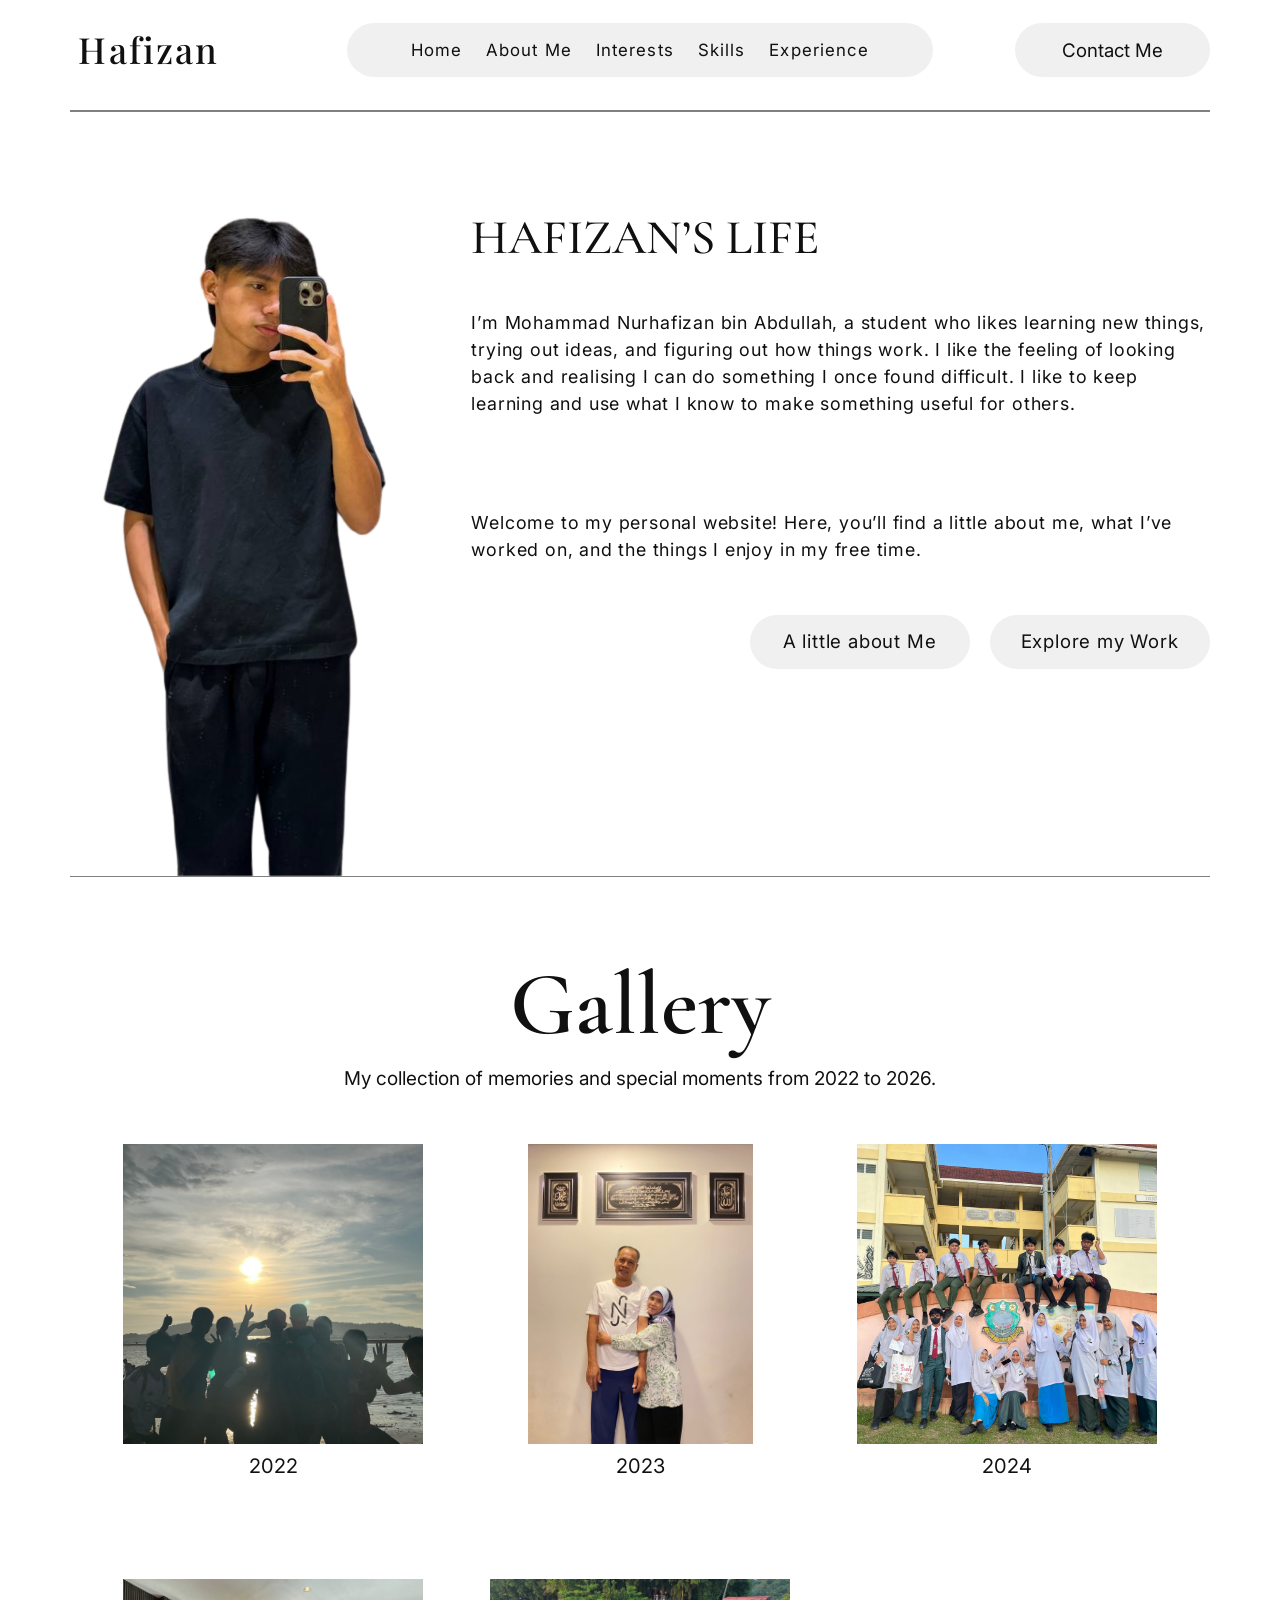
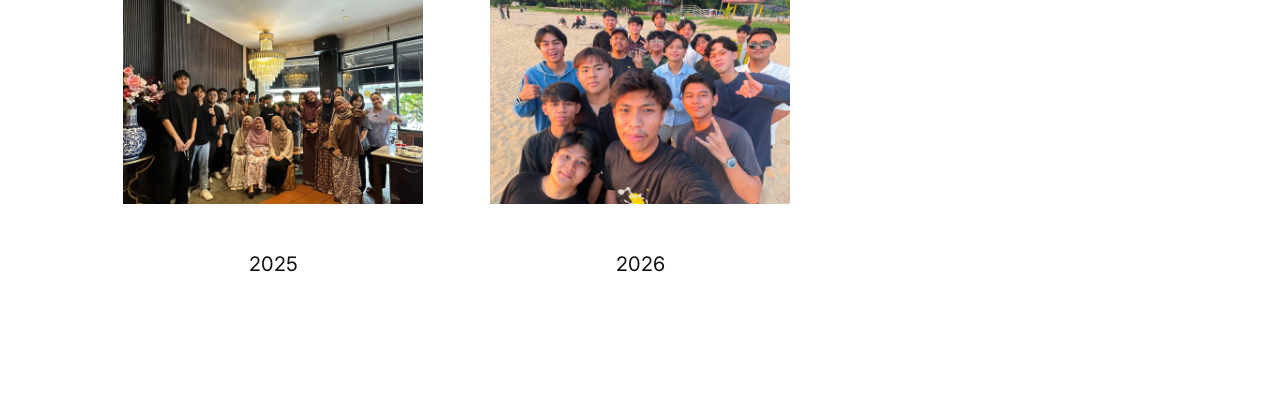
<file: index.html>
<!doctype html>
<html lang="en">
<head>
  <meta charset="utf-8">
  <meta name="viewport" content="width=device-width, initial-scale=1">
  <meta name="description" content="The personal website of Mohammad Nurhafizan, an Information Management student at UiTM Sarawak.">
  <meta name="theme-color" content="#ffffff">
  <title>Home | Hafizan</title>
  <link rel="preconnect" href="https://fonts.googleapis.com">
  <link rel="preconnect" href="https://fonts.gstatic.com" crossorigin>
  <link rel="stylesheet" href="https://fonts.googleapis.com/css2?family=Cormorant+Garamond:wght@500;600&amp;family=Inter:wght@400;600;700&amp;family=Playfair+Display:wght@500&amp;display=swap">
  <link rel="stylesheet" href="style.css">
  <script>
    const sectionPages = new Map([
      ["#about", "about.html"],
      ["#experience", "experience.html"],
      ["#internship-photos", "experience.html#internship-photos"],
      ["#school-website", "experience.html#school-website"],
      ["#skills", "skills.html"],
      ["#interest", "interest.html"],
      ["#contact", "contact.html"]
    ]);

    // Forward bookmarks from the original one-page site.
    function openLegacySection() {
      const page = sectionPages.get(window.location.hash);
      if (page) window.location.replace(page);
    }

    openLegacySection();
    window.addEventListener("hashchange", openLegacySection);
  </script>
</head>
<body>
  <a class="skip-link" href="#main">Skip to content</a>

  <header id="home" class="site-header page-width">
    <a class="wordmark" href="index.html">Hafizan</a>

    <nav class="site-nav" aria-label="Main navigation">
      <a href="index.html" aria-current="page">Home</a>
      <a href="about.html">About Me</a>
      <a href="interest.html">Interests</a>
      <a href="skills.html">Skills</a>
      <a href="experience.html">Experience</a>
    </nav>

    <a class="pill contact-link" href="contact.html">Contact Me</a>
  </header>

  <main id="main" tabindex="-1">
    <section class="home-hero page-width" aria-labelledby="home-heading">
      <h1 id="home-heading">Hafizan’s Life</h1>
      <img class="home-portrait" src="assets/home/myprofile-cutout.png" width="1081" height="2428"
           alt="Portrait of Mohammad Nurhafizan" fetchpriority="high">
      <div class="home-copy">
        <p class="home-intro">
          I’m Mohammad Nurhafizan bin Abdullah, a student who likes learning new things, trying out ideas,
          and figuring out how things work. I like the feeling of looking back and realising
          I can do something I once found difficult. I like to keep learning and use what
          I know to make something useful for others.
        </p>
        <p class="home-welcome">
          Welcome to my personal website! Here, you’ll find a little about me, what I’ve worked on,
          and the things I enjoy in my free time.
        </p>
        <div class="home-actions">
          <a class="pill" href="about.html">A little about Me</a>
          <a class="pill" href="experience.html">Explore my Work</a>
        </div>
      </div>
    </section>

    <section id="gallery" class="memory-gallery page-width" aria-labelledby="gallery-heading" tabindex="-1">
      <h2 id="gallery-heading">Gallery</h2>
      <p>My collection of memories and special moments from 2022 to 2026.</p>
      <ul class="memory-grid">
        <li>
          <a href="#gallery-2022" aria-label="2022 photos">
            <img src="assets/gallery/2022/cover.jpg" width="236" height="236" alt="" loading="lazy">
            <span>2022</span>
          </a>
        </li>
        <li>
          <a href="#gallery-2023" aria-label="2023 photos">
            <img src="assets/gallery/2023/cover.jpg" width="236" height="236" alt="" loading="lazy">
            <span>2023</span>
          </a>
        </li>
        <li>
          <a href="#gallery-2024" aria-label="2024 photos">
            <img src="assets/gallery/2024/photo-7.webp" width="236" height="236" alt="" loading="lazy">
            <span>2024</span>
          </a>
        </li>
        <li>
          <a href="#gallery-2025" aria-label="2025 photos">
            <img src="assets/gallery/2025/photo-24.webp" width="236" height="236" alt="" loading="lazy">
            <span>2025</span>
          </a>
        </li>
        <li>
          <a href="#gallery-2026" aria-label="2026 photos">
            <img src="assets/gallery/2026/photo-12.webp" width="236" height="236" alt="" loading="lazy">
            <span>2026</span>
          </a>
        </li>
      </ul>

      <section class="year-album photo-wall-album" id="gallery-2022" aria-labelledby="gallery-heading-2022" tabindex="-1">
        <h3 id="gallery-heading-2022">2022 Photos</h3>
        <div class="photo-grid">
          <div class="photo-wall-column">
            <figure>
              <img src="assets/gallery/2022/photo-1.jpg" width="1170" height="2080"
                   alt="Palm trees beside a beach at sunset" loading="lazy">
              <figcaption>selfie with my friends</figcaption>
            </figure>
            <figure>
              <img src="assets/gallery/2022/photo-6.webp" width="4032" height="3024"
                   alt="Fresh fruit at a market stall" loading="lazy">
              <figcaption>Program outside the School</figcaption>
            </figure>
          </div>
          <div class="photo-wall-column">
            <figure>
              <img src="assets/gallery/2022/photo-2.webp" width="2268" height="4032"
                   alt="A lit building reflected in a river at dusk" loading="lazy">
              <figcaption>View Bukit Botak</figcaption>
            </figure>
            <figure>
              <img src="assets/gallery/2022/photo-5.webp" width="3024" height="4032"
                   alt="Fresh fruit at a market stall" loading="lazy">
              <figcaption>Program outside the School</figcaption>
            </figure>
          </div>
          <div class="photo-wall-column">
            <figure>
              <img src="assets/gallery/2022/photo-3.webp" width="3024" height="4032"
                   alt="Grilled fish, rice and side dishes" loading="lazy">
              <figcaption>Escape Class lol</figcaption>
            </figure>
            <figure>
              <img src="assets/gallery/2022/photo-4.webp" width="3024" height="4032"
                   alt="A shaded walkway lined with trees" loading="lazy">
              <figcaption>Poser photographer</figcaption>
            </figure>
          </div>
        </div>
        <a class="pill gallery-close" href="#gallery">Back to Gallery</a>
      </section>

      <section class="year-album photo-wall-album" id="gallery-2023" aria-labelledby="gallery-heading-2023" tabindex="-1">
        <h3 id="gallery-heading-2023">2023 Photos</h3>
        <div class="photo-grid">
          <div class="photo-wall-column">
            <figure>
              <img src="assets/gallery/2023/photo-1.jpg" width="1000" height="563"
                   alt="A class gathered in a classroom decorated for Hari Raya" loading="lazy">
              <figcaption>Hari Raya in the classroom</figcaption>
            </figure>
            <figure>
              <img src="assets/gallery/2023/photo-4.webp" width="3024" height="4032"
                   alt="Friends in colorful outfits crowding into an outdoor selfie after dark" loading="lazy">
              <figcaption>An evening group selfie</figcaption>
            </figure>
            <figure>
              <img src="assets/gallery/2023/photo-9.jpg" width="1170" height="2080"
                   alt="Three group photos of students at outdoor and indoor school activities" loading="lazy">
              <figcaption>School activities</figcaption>
            </figure>
            <figure>
              <img src="assets/gallery/2023/photo-12.webp" width="3024" height="4032"
                   alt="Students in school uniforms posing on a stairway" loading="lazy">
              <figcaption>On the school stairs</figcaption>
            </figure>
            <figure>
              <img src="assets/gallery/2023/photo-16.webp" width="3024" height="4032"
                   alt="Friends resting on patterned mats" loading="lazy">
              <figcaption>Taking a break</figcaption>
            </figure>
          </div>
          <div class="photo-wall-column">
            <figure>
              <img src="assets/gallery/2023/photo-2.jpg" width="2560" height="1920"
                   alt="Students and a teacher gathered under the Teratak Bonda shelter" loading="lazy">
              <figcaption>At Teratak Bonda</figcaption>
            </figure>
            <figure>
              <img src="assets/gallery/2023/photo-5.webp" width="4032" height="3024"
                   alt="Friends in colorful outfits sitting on a bench in the school courtyard" loading="lazy">
              <figcaption>On the courtyard bench</figcaption>
            </figure>
            <figure>
              <img src="assets/gallery/2023/photo-7.webp" width="3024" height="4032"
                   alt="A group posing in purple and red shirts on a sports court" loading="lazy">
              <figcaption>At the sports court</figcaption>
            </figure>
            <figure>
              <img src="assets/gallery/2023/photo-10.webp" width="2268" height="4032"
                   alt="A group posing beneath a Selamat Hari Raya banner" loading="lazy">
              <figcaption>Selamat Hari Raya</figcaption>
            </figure>
            <figure>
              <img src="assets/gallery/2023/photo-13.webp" width="1920" height="2560"
                   alt="A group gathered beneath leafy trees" loading="lazy">
              <figcaption>Together under the trees</figcaption>
            </figure>
            <figure>
              <img src="assets/gallery/2023/photo-15.webp" width="3024" height="4032"
                   alt="Two people standing behind a decorated cake" loading="lazy">
              <figcaption>A moment by the cake</figcaption>
            </figure>
            <figure>
              <img src="assets/gallery/2023/photo-18.jpg" width="3024" height="4032"
                   alt="Three people in shallow surf beneath the setting sun" loading="lazy">
              <figcaption>In the waves at sunset</figcaption>
            </figure>
          </div>
          <div class="photo-wall-column">
            <figure>
              <img src="assets/gallery/2023/photo-3.webp" width="3024" height="4032"
                   alt="Friends taking a selfie in the schoolyard near the Ibnu Battutah building" loading="lazy">
              <figcaption>In the schoolyard</figcaption>
            </figure>
            <figure>
              <img src="assets/gallery/2023/photo-6.webp" width="4032" height="2268"
                   alt="A group in coordinated light blue outfits gathered indoors" loading="lazy">
              <figcaption>Together in light blue</figcaption>
            </figure>
            <figure>
              <img src="assets/gallery/2023/photo-8.webp" width="3024" height="4032"
                   alt="Friends taking a selfie in the school hall" loading="lazy">
              <figcaption>Inside the school hall</figcaption>
            </figure>
            <figure>
              <img src="assets/gallery/2023/photo-11.webp" width="3024" height="4032"
                   alt="Friends in purple shirts taking a selfie outside a classroom" loading="lazy">
              <figcaption>Outside the classroom</figcaption>
            </figure>
            <figure>
              <img src="assets/gallery/2023/photo-14.jpg" width="3024" height="4032"
                   alt="A person in a light blue outfit leaning in a doorway" loading="lazy">
              <figcaption>In the doorway</figcaption>
            </figure>
            <figure>
              <img src="assets/gallery/2023/photo-17.webp" width="3024" height="4032"
                   alt="A person walking along the beach against an orange sunset" loading="lazy">
              <figcaption>Watching the sunset</figcaption>
            </figure>
          </div>
        </div>
        <a class="pill gallery-close" href="#gallery">Back to Gallery</a>
      </section>

      <section class="year-album photo-wall-album" id="gallery-2024" aria-labelledby="gallery-heading-2024" tabindex="-1">
        <h3 id="gallery-heading-2024">2024 Photos</h3>
        <div class="photo-grid">
          <div class="photo-wall-column">
            <figure>
              <img src="assets/gallery/2024/photo-7.webp" width="2560" height="1920"
                   alt="A large group of friends in school uniforms posing by the school crest" loading="lazy">
              <figcaption>School days together</figcaption>
            </figure>
            <figure>
              <img src="assets/gallery/2024/photo-9.webp" width="1920" height="2560"
                   alt="Friends posing together in a classroom with a plate of cake" loading="lazy">
              <figcaption>Cake and good company</figcaption>
            </figure>
            <figure>
              <img src="assets/gallery/2024/photo-12.webp" width="1280" height="720"
                   alt="Three friends taking a selfie in an auditorium" loading="lazy">
              <figcaption>At the auditorium</figcaption>
            </figure>
            <figure>
              <img src="assets/gallery/2024/photo-6.webp" width="3024" height="4032"
                   alt="Three friends taking a selfie in a storeroom" loading="lazy">
              <figcaption>A break with friends</figcaption>
            </figure>
            <figure>
              <img src="assets/gallery/2024/photo-15.webp" width="1920" height="2560"
                   alt="Friends taking a selfie in the crowd at an outdoor concert at night" loading="lazy">
              <figcaption>A night of live music</figcaption>
            </figure>
          </div>
          <div class="photo-wall-column">
            <figure>
              <img src="assets/gallery/2024/photo-3.webp" width="3024" height="4032"
                   alt="A selfie beneath trees beside a covered walkway" loading="lazy">
              <figcaption>Under the trees</figcaption>
            </figure>
            <figure>
              <img src="assets/gallery/2024/photo-2.webp" width="2560" height="1920"
                   alt="A group posing together in formal clothes inside a hall" loading="lazy">
              <figcaption>Together at the hall</figcaption>
            </figure>
            <figure>
              <img src="assets/gallery/2024/photo-8.webp" width="2560" height="2061"
                   alt="Friends in sports science shirts posing around gym equipment" loading="lazy">
              <figcaption>With the sports science crew</figcaption>
            </figure>
            <figure>
              <img src="assets/gallery/2024/photo-11.webp" width="1802" height="2560"
                   alt="A group selfie with friends in school uniforms outside the school" loading="lazy">
              <figcaption>A schoolyard selfie</figcaption>
            </figure>
            <figure>
              <img src="assets/gallery/2024/photo-5.webp" width="4032" height="3024"
                   alt="Friends in traditional outfits gathered in a living room" loading="lazy">
              <figcaption>A gathering with friends</figcaption>
            </figure>
          </div>
          <div class="photo-wall-column">
            <figure>
              <img src="assets/gallery/2024/photo-1.webp" width="4032" height="3024"
                   alt="Three friends taking a selfie at night" loading="lazy">
              <figcaption>A night out with friends</figcaption>
            </figure>
            <figure>
              <img src="assets/gallery/2024/photo-4.webp" width="2560" height="1920"
                   alt="Friends in school uniforms taking a classroom selfie" loading="lazy">
              <figcaption>Classroom memories</figcaption>
            </figure>
            <figure>
              <img src="assets/gallery/2024/photo-14.webp" width="3024" height="4032"
                   alt="Two friends taking a close-up selfie indoors" loading="lazy">
              <figcaption>A quick selfie</figcaption>
            </figure>
            <figure>
              <img src="assets/gallery/2024/photo-10.webp" width="4032" height="3024"
                   alt="Friends in school uniforms posing beside an examination sign" loading="lazy">
              <figcaption>Exam season memories</figcaption>
            </figure>
            <figure>
              <img src="assets/gallery/2024/photo-13.webp" width="1920" height="2560"
                   alt="Friends taking a group selfie in a busy corridor" loading="lazy">
              <figcaption>A corridor full of friends</figcaption>
            </figure>
          </div>
        </div>
        <a class="pill gallery-close" href="#gallery">Back to Gallery</a>
      </section>

      <section class="year-album photo-wall-album" id="gallery-2025" aria-labelledby="gallery-heading-2025" tabindex="-1">
        <h3 id="gallery-heading-2025">2025 Photos</h3>
        <div class="photo-grid">
          <div class="photo-wall-column">
            <figure>
              <img src="assets/gallery/2025/photo-1.webp" width="4284" height="5712"
                   alt="Holding a toddler beside a pink balloon indoors" loading="lazy">
              <figcaption>A little celebration</figcaption>
            </figure>
            <figure>
              <img src="assets/gallery/2025/photo-6.webp" width="3024" height="4032"
                   alt="People walking towards a mosque with a turquoise dome at dusk" loading="lazy">
              <figcaption>An evening at the mosque</figcaption>
            </figure>
            <figure>
              <img src="assets/gallery/2025/photo-8.webp" width="6000" height="4000"
                   alt="Five friends wearing matching navy and gold community service shirts" loading="lazy">
              <figcaption>With the community service crew</figcaption>
            </figure>
            <figure>
              <img src="assets/gallery/2025/photo-10.webp" width="4032" height="3024"
                   alt="Orange and pink sunset clouds above a road and streetlights" loading="lazy">
              <figcaption>Colours at sunset</figcaption>
            </figure>
            <figure>
              <img src="assets/gallery/2025/photo-13.webp" width="3024" height="4032"
                   alt="A selfie while relaxing in a hammock beneath trees" loading="lazy">
              <figcaption>Taking it easy</figcaption>
            </figure>
            <figure>
              <img src="assets/gallery/2025/photo-17.webp" width="3024" height="4032"
                   alt="Three friends wearing plush animal hats and playful glasses" loading="lazy">
              <figcaption>Trying on silly hats</figcaption>
            </figure>
            <figure>
              <img src="assets/gallery/2025/photo-20.webp" width="3024" height="4032"
                   alt="Friends in white polo shirts taking a close group selfie outdoors" loading="lazy">
              <figcaption>A selfie with the crew</figcaption>
            </figure>
            <figure>
              <img src="assets/gallery/2025/photo-24.webp" width="2560" height="1920"
                   alt="A large group posing beneath a chandelier at a restaurant" loading="lazy">
              <figcaption>Everyone together</figcaption>
            </figure>
            <figure>
              <img src="assets/gallery/2025/photo-27.webp" width="3024" height="4032"
                   alt="A pickup truck beside the KKIA sign in warm sunset light" loading="lazy">
              <figcaption>Golden hour at KKIA</figcaption>
            </figure>
          </div>
          <div class="photo-wall-column">
            <figure>
              <img src="assets/gallery/2025/photo-2.webp" width="3024" height="4032"
                   alt="Friends seated along a restaurant table with meals and drinks" loading="lazy">
              <figcaption>A meal with friends</figcaption>
            </figure>
            <figure>
              <img src="assets/gallery/2025/photo-4.webp" width="1179" height="2556"
                   alt="A story screenshot of a student writing notes at a classroom desk" loading="lazy">
              <figcaption>At the front of class</figcaption>
            </figure>
            <figure>
              <img src="assets/gallery/2025/photo-9.webp" width="6000" height="4000"
                   alt="A group in traditional outfits posing together in a hall" loading="lazy">
              <figcaption>Together at the gathering</figcaption>
            </figure>
            <figure>
              <img src="assets/gallery/2025/photo-11.webp" width="3024" height="4032"
                   alt="Four friends in shirts and ties taking a mirror selfie" loading="lazy">
              <figcaption>Between classes</figcaption>
            </figure>
            <figure>
              <img src="assets/gallery/2025/photo-14.webp" width="3024" height="4032"
                   alt="A mirror selfie in a black shirt with a green phone" loading="lazy">
              <figcaption>Another mirror moment</figcaption>
            </figure>
            <figure>
              <img src="assets/gallery/2025/photo-16.webp" width="3024" height="4032"
                   alt="A laptop screen showing a grid of playful Photo Booth effects" loading="lazy">
              <figcaption>Photo Booth fun</figcaption>
            </figure>
            <figure>
              <img src="assets/gallery/2025/photo-19.webp" width="2560" height="1920"
                   alt="A class group posing together in a classroom" loading="lazy">
              <figcaption>Classroom memories</figcaption>
            </figure>
            <figure>
              <img src="assets/gallery/2025/photo-21.webp" width="2560" height="1920"
                   alt="Friends gathered around a long restaurant table after a meal" loading="lazy">
              <figcaption>Good food, good company</figcaption>
            </figure>
            <figure>
              <img src="assets/gallery/2025/photo-23.webp" width="2560" height="1920"
                   alt="A group selfie with friends seated around a restaurant table" loading="lazy">
              <figcaption>Around the table</figcaption>
            </figure>
            <figure>
              <img src="assets/gallery/2025/photo-25.webp" width="3024" height="4032"
                   alt="Five friends in black and white traditional outfits taking a mirror selfie" loading="lazy">
              <figcaption>Traditional outfits with friends</figcaption>
            </figure>
            <figure>
              <img src="assets/gallery/2025/photo-28.webp" width="1170" height="2080"
                   alt="A group selfie collage with smaller cutout photos of friends" loading="lazy">
              <figcaption>A collage of friendships</figcaption>
            </figure>
          </div>
          <div class="photo-wall-column">
            <figure>
              <img src="assets/gallery/2025/photo-3.webp" width="4284" height="5712"
                   alt="A mirror selfie in a black T-shirt and trousers" loading="lazy">
              <figcaption>A quick mirror selfie</figcaption>
            </figure>
            <figure>
              <img src="assets/gallery/2025/photo-5.webp" width="4284" height="5712"
                   alt="Friends in white shirts and ties working on laptops in a classroom" loading="lazy">
              <figcaption>Working through class</figcaption>
            </figure>
            <figure>
              <img src="assets/gallery/2025/photo-7.webp" width="3024" height="4032"
                   alt="Sitting on a wooden railing overlooking forested hills beneath a blue sky" loading="lazy">
              <figcaption>A view from the hills</figcaption>
            </figure>
            <figure>
              <img src="assets/gallery/2025/photo-12.webp" width="1920" height="2560"
                   alt="Resting in the back seat of a car beside a yellow shopping bag" loading="lazy">
              <figcaption>A quiet ride home</figcaption>
            </figure>
            <figure>
              <img src="assets/gallery/2025/photo-15.webp" width="3024" height="4032"
                   alt="Friends sitting on a rocky shore and looking out to sea at dusk" loading="lazy">
              <figcaption>An evening by the sea</figcaption>
            </figure>
            <figure>
              <img src="assets/gallery/2025/photo-18.webp" width="3024" height="4032"
                   alt="A student resting with their head on an arm beside a laptop" loading="lazy">
              <figcaption>A break from studying</figcaption>
            </figure>
            <figure>
              <img src="assets/gallery/2025/photo-22.webp" width="2266" height="4029"
                   alt="Friends in formal shirts and ties taking a mirror selfie" loading="lazy">
              <figcaption>Dressed for the day</figcaption>
            </figure>
            <figure>
              <img src="assets/gallery/2025/photo-26.webp" width="3024" height="4032"
                   alt="Black canvas sneakers with cream laces and white socks" loading="lazy">
              <figcaption>Everyday favourites</figcaption>
            </figure>
          </div>
        </div>
        <a class="pill gallery-close" href="#gallery">Back to Gallery</a>
      </section>

      <section class="year-album photo-wall-album" id="gallery-2026" aria-labelledby="gallery-heading-2026" tabindex="-1">
        <h3 id="gallery-heading-2026">2026 Photos</h3>
        <div class="photo-grid">
          <div class="photo-wall-column">
            <figure>
              <img src="assets/gallery/2026/photo-1.webp" width="5712" height="4284"
                   alt="Posing with students holding snacks beneath a covered walkway" loading="lazy">
              <figcaption>With my team students</figcaption>
            </figure>
            <figure>
              <img src="assets/gallery/2026/photo-4.webp" width="6912" height="5184"
                   alt="A decorated boat and woven ornaments displayed inside a museum" loading="lazy">
              <figcaption>Exploring the museum</figcaption>
            </figure>
            <figure>
              <img src="assets/gallery/2026/photo-7.webp" width="1440" height="2560"
                   alt="Five people posing together beside computers in a green classroom" loading="lazy">
              <figcaption>Reunite with my School classmates and Teacher</figcaption>
            </figure>
            <figure>
              <img src="assets/gallery/2026/photo-12.webp" width="2560" height="1920"
                   alt="A large group of friends taking a selfie on a sandy beach in warm sunlight" loading="lazy">
              <figcaption>Golden hour with friends</figcaption>
            </figure>
            <figure>
              <img src="assets/gallery/2026/photo-13.webp" width="3213" height="5712"
                   alt="The sun shining through clouds over a beach at low tide" loading="lazy">
              <figcaption>Kinarut's Sunset</figcaption>
            </figure>
            <figure>
              <img src="assets/gallery/2026/photo-18.webp" width="2560" height="1920"
                   alt="Friends in traditional outfits taking a group selfie indoors" loading="lazy">
              <figcaption>Eid mubarak at Syahmi's house</figcaption>
            </figure>
            <figure>
              <img src="assets/gallery/2026/photo-20.webp" width="810" height="1080"
                   alt="A black plate of scrambled eggs, sausages and breaded nuggets on a wooden table" loading="lazy">
              <figcaption>Sausage, eggs and breaded nuggets</figcaption>
            </figure>
            <figure>
              <img src="assets/gallery/2026/photo-24.webp" width="4284" height="5712"
                   alt="A mirror selfie in a white shirt and dark tie" loading="lazy">
              <figcaption>Dressed for the day</figcaption>
            </figure>
            <figure>
              <img src="assets/gallery/2026/photo-27.webp" width="1600" height="1066"
                   alt="Four friends posing together at a canteen table" loading="lazy">
              <figcaption>With friends at the canteen</figcaption>
            </figure>
            <figure>
              <img src="assets/gallery/2026/photo-30.webp" width="810" height="1080"
                   alt="A black plate of egg fried rice with sliced crispy chicken" loading="lazy">
              <figcaption>Crispy chicken and rice</figcaption>
            </figure>
            <figure>
              <img src="assets/gallery/2026/photo-33.webp" width="810" height="1080"
                   alt="A white plate of rice, a fried egg, dried fish and meat on a pale green table" loading="lazy">
              <figcaption>Rice, egg, dried fish and meat</figcaption>
            </figure>
          </div>
          <div class="photo-wall-column">
            <figure>
              <img src="assets/gallery/2026/photo-2.webp" width="3024" height="4032"
                   alt="A selfie beside students gathered around a table with activity sheets" loading="lazy">
              <figcaption>Selfie with my team students</figcaption>
            </figure>
            <figure>
              <img src="assets/gallery/2026/photo-5.webp" width="3024" height="4032"
                   alt="A building with a golden pointed roof illuminated at night" loading="lazy">
              <figcaption>Kuching City lights at night</figcaption>
            </figure>
            <figure>
              <img src="assets/gallery/2026/photo-9.webp" width="4284" height="5712"
                   alt="Two people posing together in a computer classroom" loading="lazy">
              <figcaption>With my Teacher Aishah</figcaption>
            </figure>
            <figure>
              <img src="assets/gallery/2026/photo-11.webp" width="1920" height="2560"
                   alt="Five friends taking a group selfie in an airport terminal" loading="lazy">
              <figcaption>At the airport with friends</figcaption>
            </figure>
            <figure>
              <img src="assets/gallery/2026/photo-14.webp" width="3024" height="4032"
                   alt="A close-up selfie inside a car in bright sunlight" loading="lazy">
              <figcaption>On the way to Kuching</figcaption>
            </figure>
            <figure>
              <img src="assets/gallery/2026/photo-17.webp" width="4284" height="5712"
                   alt="Two friends taking a mirror selfie inside a clothing shop" loading="lazy">
              <figcaption>Mirror selfie at the bundles clothing</figcaption>
            </figure>
            <figure>
              <img src="assets/gallery/2026/photo-19.webp" width="5712" height="4284"
                   alt="A large group in traditional outfits posing around a table in a living room" loading="lazy">
              <figcaption>Eid mubarak with friends</figcaption>
            </figure>
            <figure>
              <img src="assets/gallery/2026/photo-21.webp" width="2160" height="3840"
                   alt="An aircraft wing above brightly lit islands and waterways at night" loading="lazy">
              <figcaption>Above the city at night</figcaption>
            </figure>
            <figure>
              <img src="assets/gallery/2026/photo-25.webp" width="720" height="1280"
                   alt="A student in a grey hoodie resting at a classroom desk" loading="lazy">
              <figcaption>Sleep</figcaption>
            </figure>
            <figure>
              <img src="assets/gallery/2026/photo-29.webp" width="810" height="1080"
                   alt="A black plate of fried rice noodles with leafy vegetables and sliced chillies" loading="lazy">
              <figcaption>Mee hun goreng </figcaption>
            </figure>
            <figure>
              <img src="assets/gallery/2026/photo-31.webp" width="810" height="1080"
                   alt="A black plate of rice, a fried egg, chicken pieces and sliced meat" loading="lazy">
              <figcaption>Rice with fried egg, chicken and meat</figcaption>
            </figure>
          </div>
          <div class="photo-wall-column">
            <figure>
              <img src="assets/gallery/2026/photo-3.webp" width="4284" height="5712"
                   alt="Friends playing a football video game in a blue-lit gaming room" loading="lazy">
              <figcaption>Game time with friends</figcaption>
            </figure>
            <figure>
              <img src="assets/gallery/2026/photo-6.webp" width="1080" height="810"
                   alt="Two people taking a selfie beside a luggage trolley and a colourful KKIA mural" loading="lazy">
              <figcaption>An airport selfie with my brother</figcaption>
            </figure>
            <figure>
              <img src="assets/gallery/2026/photo-8.webp" width="3476" height="4634"
                   alt="A black motorcycle parked beneath Malaysian flags" loading="lazy">
              <figcaption>My Bike</figcaption>
            </figure>
            <figure>
              <img src="assets/gallery/2026/photo-10.webp" width="4284" height="5712"
                   alt="An aircraft wing above a city illuminated at night" loading="lazy">
              <figcaption>City lights from above</figcaption>
            </figure>
            <figure>
              <img src="assets/gallery/2026/photo-15.webp" width="5712" height="4284"
                   alt="A large tree wrapped in white lights at night" loading="lazy">
              <figcaption>Late night at Kuching</figcaption>
            </figure>
            <figure>
              <img src="assets/gallery/2026/photo-16.webp" width="1179" height="2556"
                   alt="A phone photo library screenshot showing friends together in corridors and visiting a hospital" loading="lazy">
              <figcaption>Visiting Andy at the hospital</figcaption>
            </figure>
            <figure>
              <img src="assets/gallery/2026/photo-22.webp" width="4032" height="3024"
                   alt="Five friends taking a mirror selfie in dark shirts" loading="lazy">
              <figcaption>Another mirror memory</figcaption>
            </figure>
            <figure>
              <img src="assets/gallery/2026/photo-23.webp" width="2316" height="3088"
                   alt="Relaxing on a bed while holding a phone" loading="lazy">
              <figcaption>Jeremye's new hair lol</figcaption>
            </figure>
            <figure>
              <img src="assets/gallery/2026/photo-26.webp" width="2880" height="1800"
                   alt="A photo library screenshot showing fireworks above a colourful bridge on 1 January 2026" loading="lazy">
              <figcaption>New year at Kuching</figcaption>
            </figure>
            <figure>
              <img src="assets/gallery/2026/photo-28.webp" width="810" height="1080"
                   alt="Posing beside a lit pedestrian bridge with the Petronas Twin Towers in the background" loading="lazy">
              <figcaption>Dad in Kuala Lumpur</figcaption>
            </figure>
            <figure>
              <img src="assets/gallery/2026/photo-32.webp" width="810" height="1080"
                   alt="A white plate of rice, leafy vegetables, scrambled eggs and sliced sausages" loading="lazy">
              <figcaption>Rice, greens, sausages and eggs</figcaption>
            </figure>
          </div>
        </div>
        <a class="pill gallery-close" href="#gallery">Back to Gallery</a>
      </section>
    </section>
  </main>
</body>
</html>
</file>
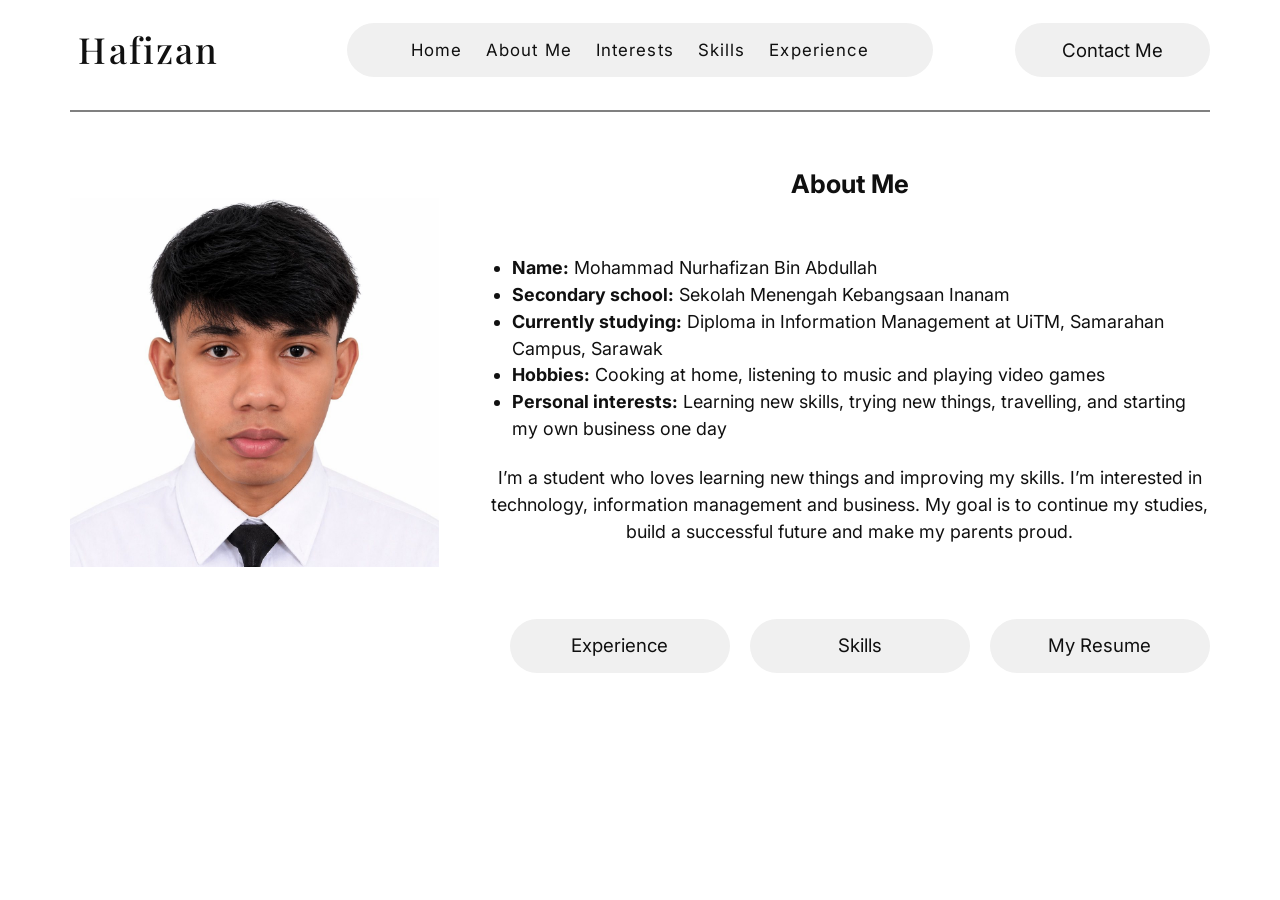
<file: about.html>
<!doctype html>
<html lang="en">
<head>
  <meta charset="utf-8">
  <meta name="viewport" content="width=device-width, initial-scale=1">
  <meta name="description" content="The personal website of Mohammad Nurhafizan, an Information Management student at UiTM Sarawak.">
  <meta name="theme-color" content="#ffffff">
  <title>About Me | Hafizan</title>
  <link rel="preconnect" href="https://fonts.googleapis.com">
  <link rel="preconnect" href="https://fonts.gstatic.com" crossorigin>
  <link rel="stylesheet" href="https://fonts.googleapis.com/css2?family=Cormorant+Garamond:wght@500;600&amp;family=Inter:wght@400;600;700&amp;family=Playfair+Display:wght@500&amp;display=swap">
  <link rel="stylesheet" href="style.css">
</head>
<body>
  <a class="skip-link" href="#main">Skip to content</a>

  <header class="site-header page-width">
    <a class="wordmark" href="index.html">Hafizan</a>

    <nav class="site-nav" aria-label="Main navigation">
      <a href="index.html">Home</a>
      <a href="about.html" aria-current="page">About Me</a>
      <a href="interest.html">Interests</a>
      <a href="skills.html">Skills</a>
      <a href="experience.html">Experience</a>
    </nav>

    <a class="pill contact-link" href="contact.html">Contact Me</a>
  </header>

  <main id="main" class="page-width split-page about-page">
    <h1>About Me</h1>
    <object class="photo " data="assets/about/about.jpg" type="image/jpeg" role="img" aria-label="Mohammad Nurhafizan"><span class="photo-empty" aria-hidden="true"></span></object>
    <div class="split-copy">
      <ul>
        <li><strong>Name:</strong> Mohammad Nurhafizan Bin Abdullah</li>
        <li><strong>Secondary school:</strong> Sekolah Menengah Kebangsaan Inanam</li>
        <li><strong>Currently studying:</strong> Diploma in Information Management at UiTM, Samarahan Campus, Sarawak</li>
        <li><strong>Hobbies:</strong> Cooking at home, listening to music and playing video games</li>
        <li><strong>Personal interests:</strong> Learning new skills, trying new things, travelling, and starting my own business one day</li>
      </ul>
      <p>I’m a student who loves learning new things and improving my skills. I’m interested in technology, information management and business. My goal is to continue my studies, build a successful future and make my parents proud.</p>
    </div>
    <div class="home-actions"><a class="pill" href="experience.html">Experience</a><a class="pill" href="skills.html">Skills</a><a class="pill" href="assets/resume.pdf">My Resume</a></div>
  </main>
</body>
</html>
</file>
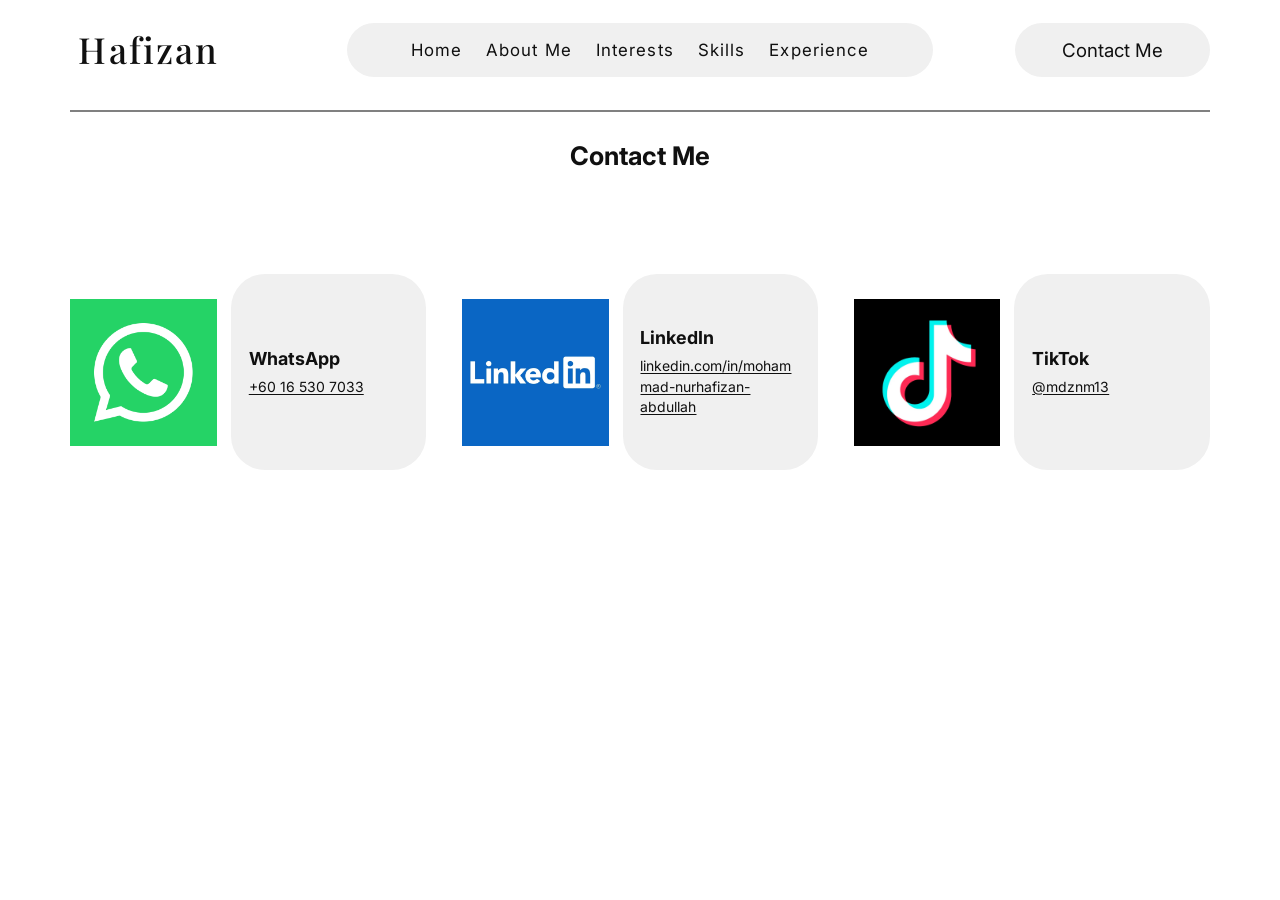
<file: contact.html>
<!doctype html>
<html lang="en">
<head>
  <meta charset="utf-8">
  <meta name="viewport" content="width=device-width, initial-scale=1">
  <meta name="description" content="The personal website of Mohammad Nurhafizan, an Information Management student at UiTM Sarawak.">
  <meta name="theme-color" content="#ffffff">
  <title>Contact Me | Hafizan</title>
  <link rel="preconnect" href="https://fonts.googleapis.com">
  <link rel="preconnect" href="https://fonts.gstatic.com" crossorigin>
  <link rel="stylesheet" href="https://fonts.googleapis.com/css2?family=Cormorant+Garamond:wght@500;600&amp;family=Inter:wght@400;600;700&amp;family=Playfair+Display:wght@500&amp;display=swap">
  <link rel="stylesheet" href="style.css">
</head>
<body>
  <a class="skip-link" href="#main">Skip to content</a>

  <header class="site-header page-width">
    <a class="wordmark" href="index.html">Hafizan</a>

    <nav class="site-nav" aria-label="Main navigation">
      <a href="index.html">Home</a>
      <a href="about.html">About Me</a>
      <a href="interest.html">Interests</a>
      <a href="skills.html">Skills</a>
      <a href="experience.html">Experience</a>
    </nav>

    <a class="pill contact-link" href="contact.html" aria-current="page">Contact Me</a>
  </header>

  <main id="main" class="page-width gallery-page contact-page">
    <h1>Contact Me</h1>
    <div class="tile-grid">
      <article class="tile">
        <img class="photo" src="assets/contact/contact-whatsapp.png" width="512" height="512" alt="">
        <div class="tile-copy"><h2>WhatsApp</h2><p><a class="contact-profile-link" href="https://wa.me/60165307033" target="_blank" rel="noopener noreferrer">+60 16 530 7033</a></p></div>
      </article>
      <article class="tile">
        <img class="photo" src="assets/contact/contact-linkedin.webp" width="1024" height="1024" alt="">
        <div class="tile-copy"><h2>LinkedIn</h2><p><a class="contact-profile-link" href="https://www.linkedin.com/in/mohammad-nurhafizan-abdullah/" target="_blank" rel="noopener noreferrer">linkedin.com/in/mohammad-nurhafizan-abdullah</a></p></div>
      </article>
      <article class="tile">
        <img class="photo" src="assets/contact/contact-social.webp" width="740" height="740" alt="">
        <div class="tile-copy"><h2>TikTok</h2><p><a class="contact-profile-link" href="https://www.tiktok.com/@mdznm13" target="_blank" rel="noopener noreferrer">@mdznm13</a></p></div>
      </article>
    </div>
    
    
  </main>
</body>
</html>
</file>
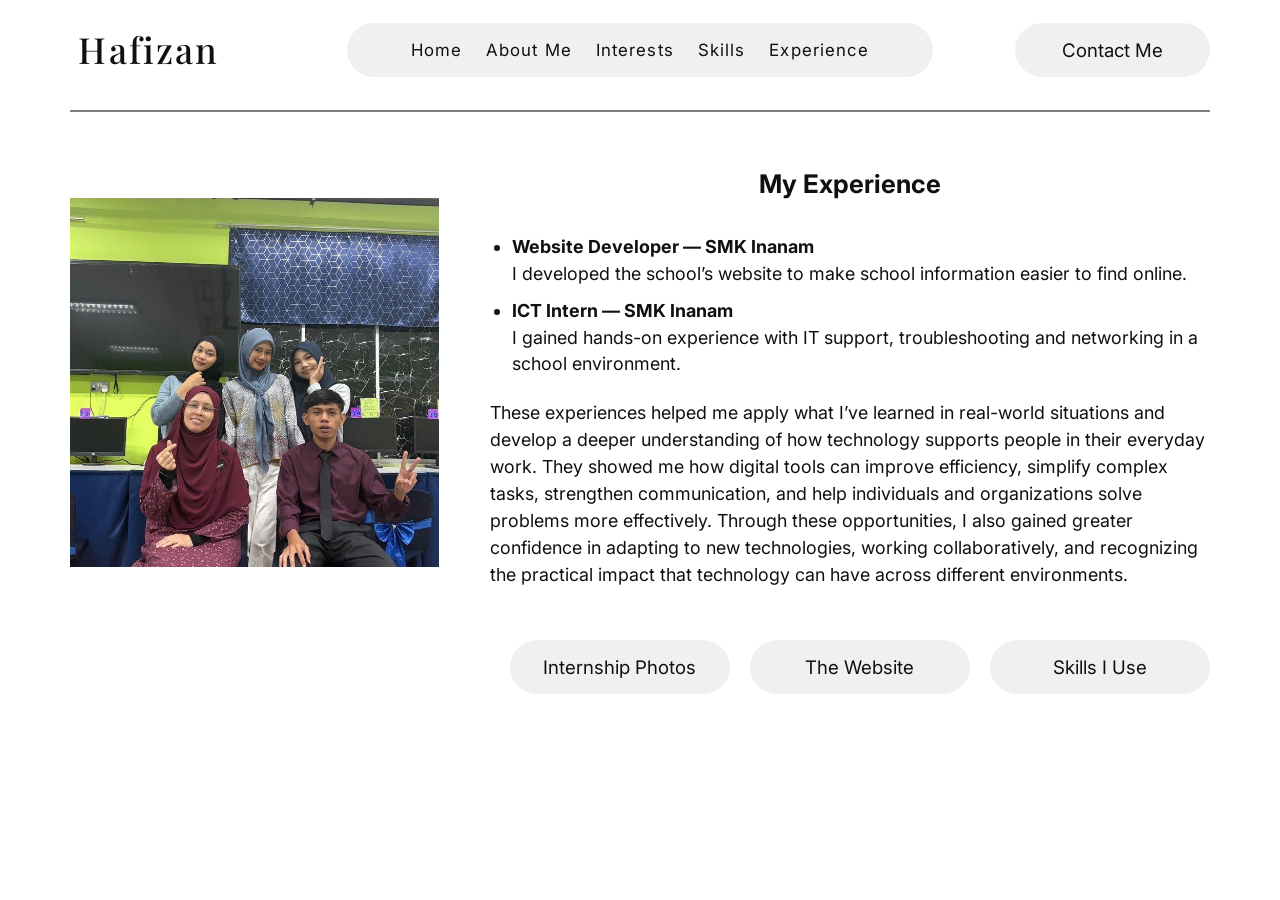
<file: experience.html>
<!doctype html>
<html lang="en">
<head>
  <meta charset="utf-8">
  <meta name="viewport" content="width=device-width, initial-scale=1">
  <meta name="description" content="The personal website of Mohammad Nurhafizan, an Information Management student at UiTM Sarawak.">
  <meta name="theme-color" content="#ffffff">
  <title>Experience | Hafizan</title>
  <link rel="preconnect" href="https://fonts.googleapis.com">
  <link rel="preconnect" href="https://fonts.gstatic.com" crossorigin>
  <link rel="stylesheet" href="https://fonts.googleapis.com/css2?family=Cormorant+Garamond:wght@500;600&amp;family=Inter:wght@400;600;700&amp;family=Playfair+Display:wght@500&amp;display=swap">
  <link rel="stylesheet" href="style.css">
</head>
<body>
  <a class="skip-link" href="#main">Skip to content</a>

  <header class="site-header page-width">
    <a class="wordmark" href="index.html">Hafizan</a>

    <nav class="site-nav" aria-label="Main navigation">
      <a href="index.html">Home</a>
      <a href="about.html">About Me</a>
      <a href="interest.html">Interests</a>
      <a href="skills.html">Skills</a>
      <a href="experience.html" aria-current="page">Experience</a>
    </nav>

    <a class="pill contact-link" href="contact.html">Contact Me</a>
  </header>

  <main id="main" class="page-width split-page experience-page">
    <h1>My Experience</h1>
    <object class="photo " data="assets/experience/experience.jpg" type="image/jpeg" role="img" aria-label="Mohammad Nurhafizan at SMK Inanam"><span class="photo-empty" aria-hidden="true"></span></object>
    <div class="split-copy">
      <ul class="experience-list">
        <li><strong>Website Developer — SMK Inanam</strong><br>I developed the school’s website to make school information easier to find online.</li>
        <li><strong>ICT Intern — SMK Inanam</strong><br>I gained hands-on experience with IT support, troubleshooting and networking in a school environment.</li>
      </ul>
      <p>These experiences helped me apply what I’ve learned in real-world situations and develop a deeper understanding of how technology supports people in their everyday work. They showed me how digital tools can improve efficiency, simplify complex tasks, strengthen communication, and help individuals and organizations solve problems more effectively. Through these opportunities, I also gained greater confidence in adapting to new technologies, working collaboratively, and recognizing the practical impact that technology can have across different environments.</p>
    </div>
    <div class="home-actions"><a class="pill" href="#internship-photos">Internship Photos</a><a class="pill" href="#school-website">The Website</a><a class="pill" href="skills.html">Skills I Use</a></div>
    <section class="experience-gallery" id="internship-photos">
      <h2>Internship Photos</h2>
      <div class="photo-grid">
        <figure>
          <img src="assets/internship/internship-1.jpg" alt="Internship photo 1" loading="lazy">
          <figcaption>Write a few words about photo 1 here.</figcaption>
        </figure>

        <figure>
          <img src="assets/internship/internship-2.jpg" alt="Internship photo 2" loading="lazy">
          <figcaption>Write a few words about photo 2 here.</figcaption>
        </figure>

        <figure>
          <img src="assets/internship/internship-3.jpg" alt="Internship photo 3" loading="lazy">
          <figcaption>Write a few words about photo 3 here.</figcaption>
        </figure>

        <figure>
          <img src="assets/internship/internship-4.jpg" alt="Internship photo 4" loading="lazy">
          <figcaption>Write a few words about photo 4 here.</figcaption>
        </figure>

        <figure>
          <img src="assets/internship/internship-5.jpg" alt="Internship photo 5" loading="lazy">
          <figcaption>Write a few words about photo 5 here.</figcaption>
        </figure>
      </div>
      <a class="pill gallery-close" href="#main">Back to Experience</a>
    </section>
    <section class="experience-gallery" id="school-website">
      <h2>SMK Inanam Website</h2>
      <object class="website-shot" data="assets/experience/smk-inanam.png" type="image/png" role="img" aria-label="Screenshot of the SMK Inanam website"><span class="photo-empty" aria-hidden="true"></span></object>
      <a class="pill gallery-close" href="#main">Back to Experience</a>
    </section>
  </main>
</body>
</html>
</file>
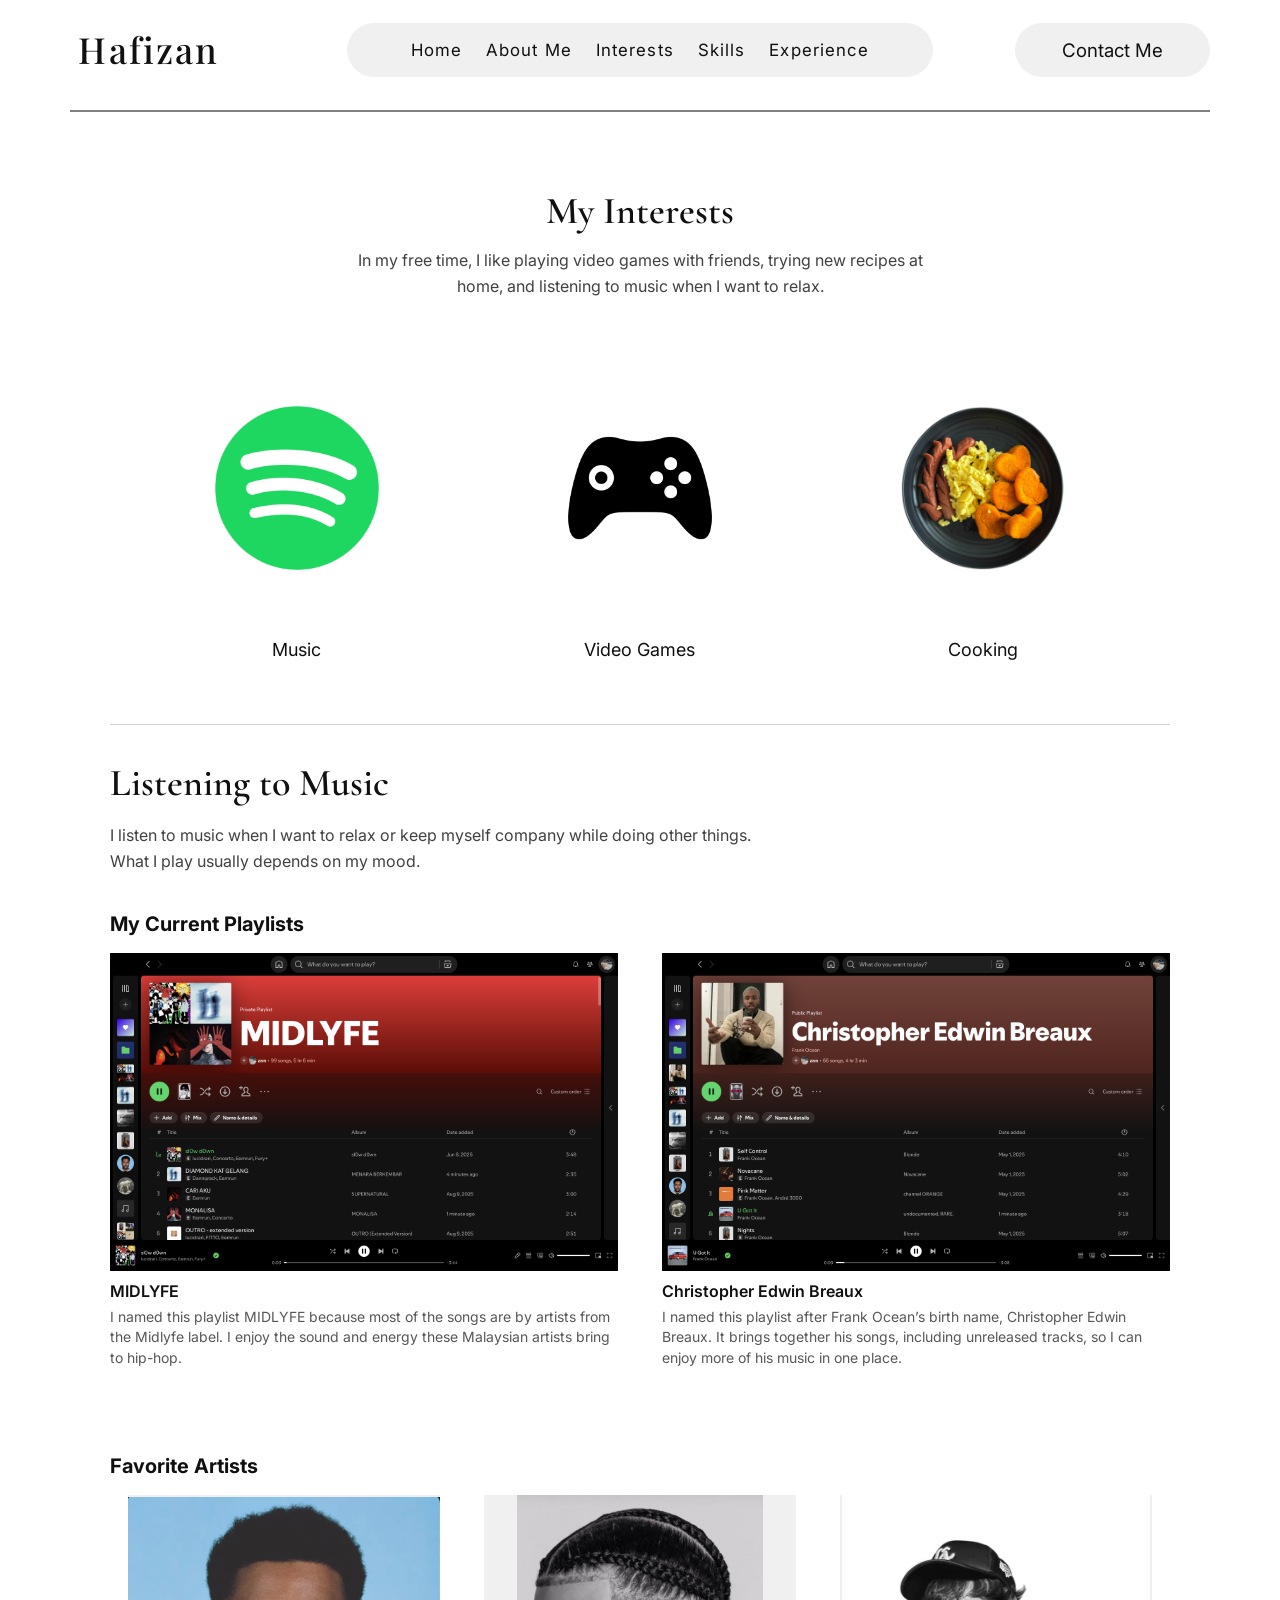
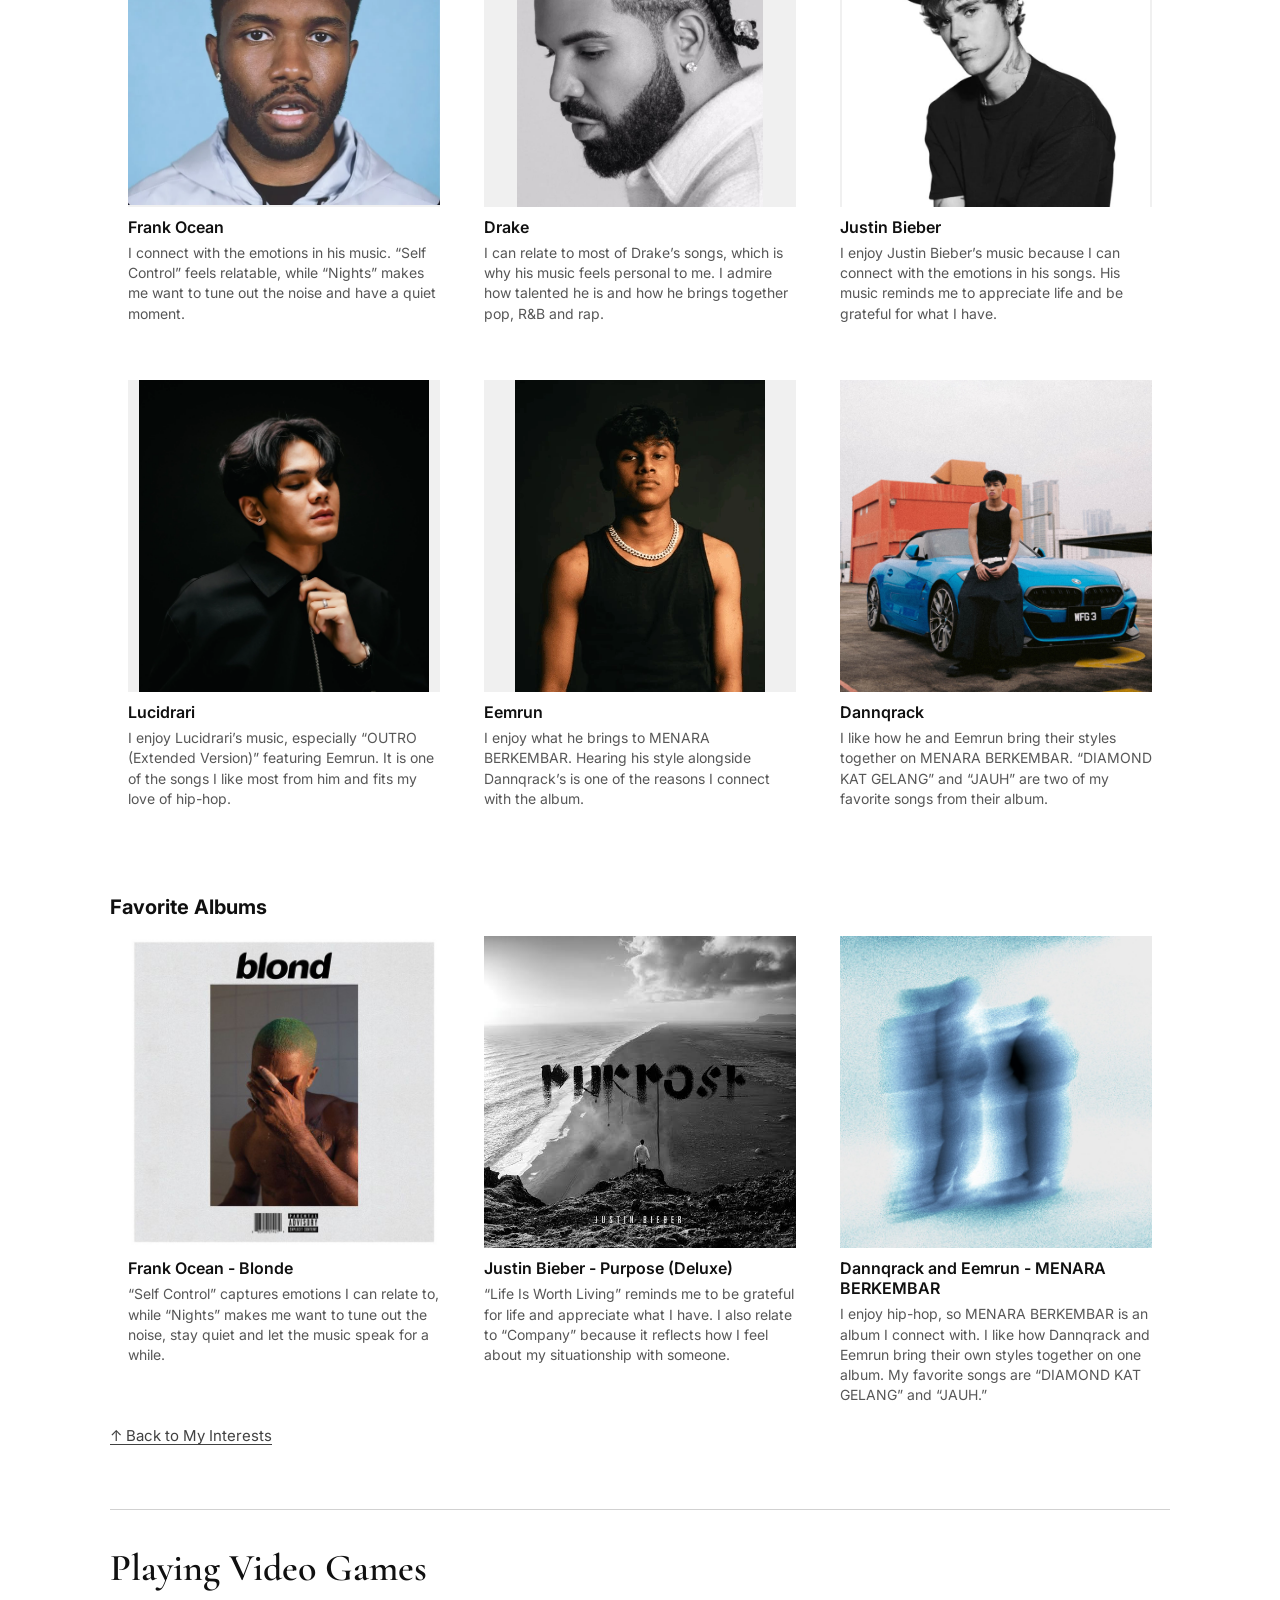
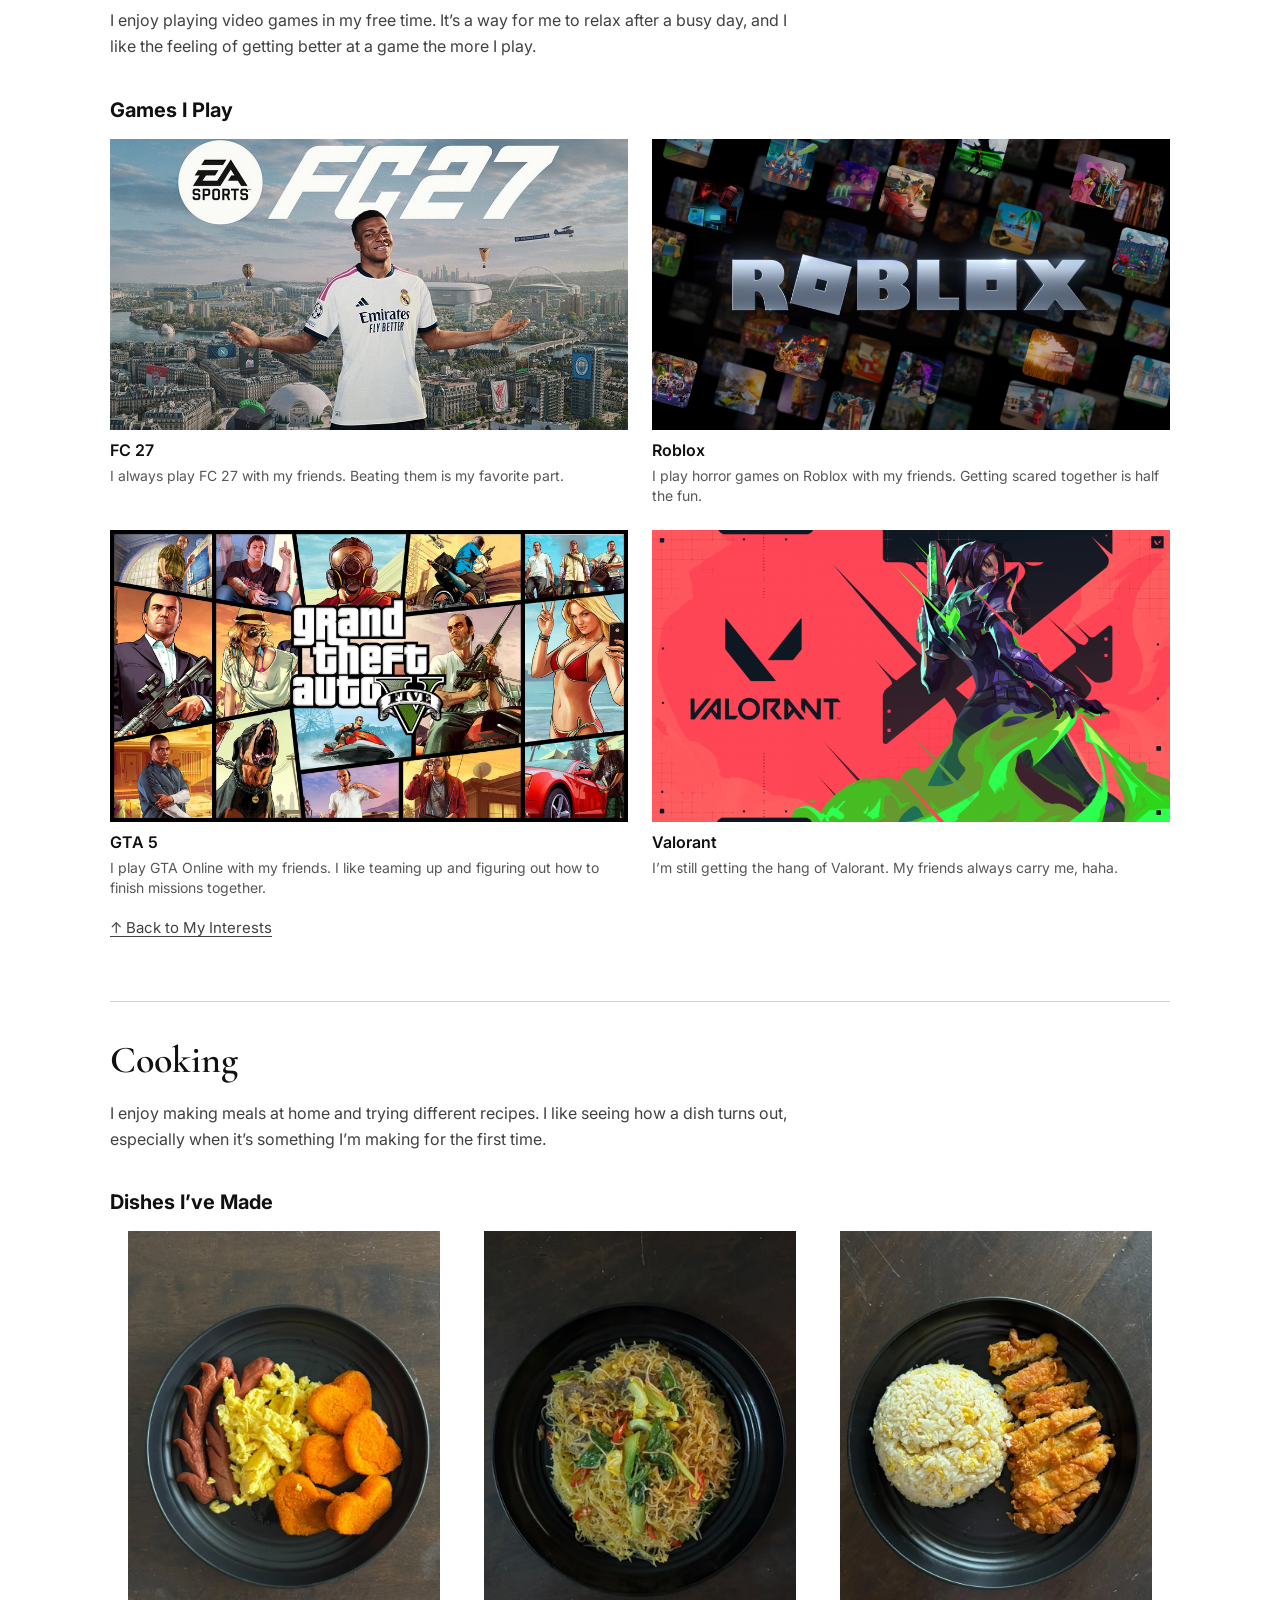
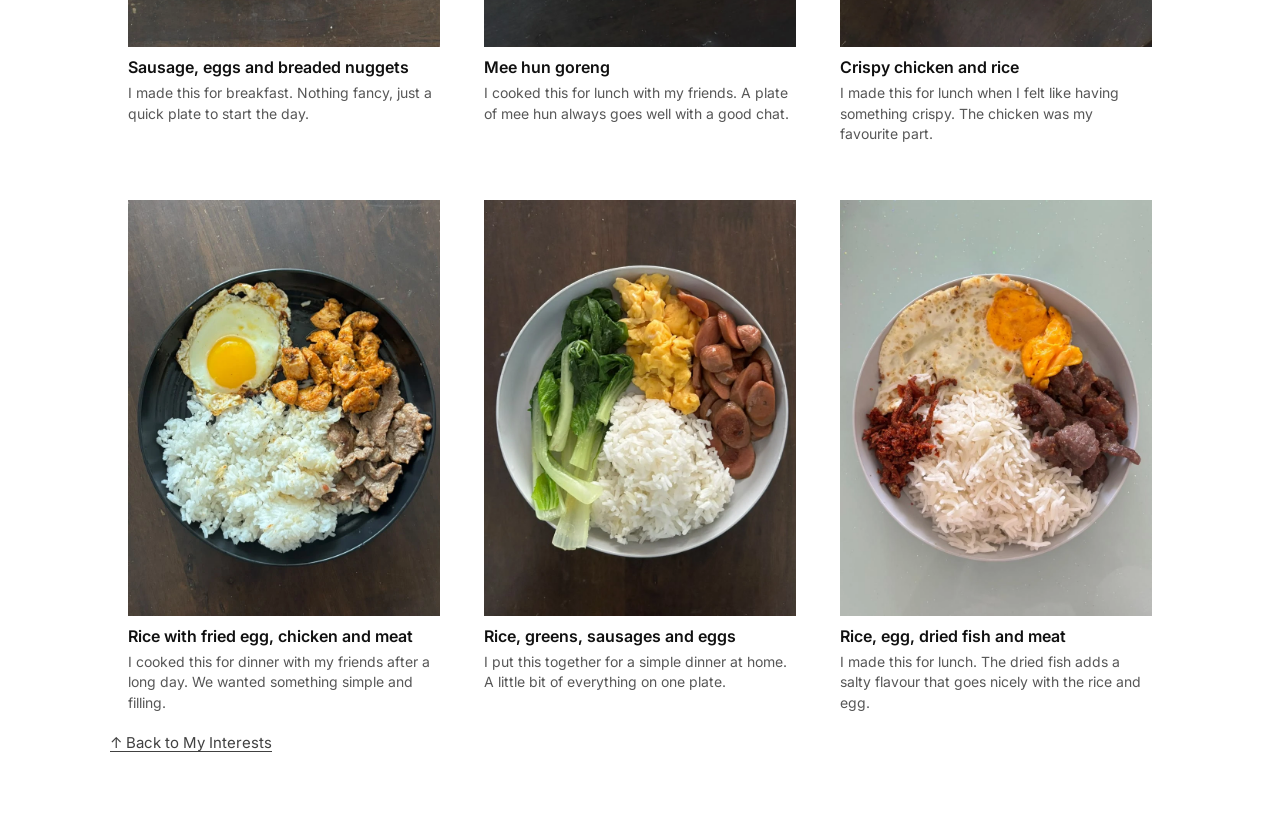
<file: interest.html>
<!doctype html>
<html lang="en">
<head>
  <meta charset="utf-8">
  <meta name="viewport" content="width=device-width, initial-scale=1">
  <meta name="description" content="The personal website of Mohammad Nurhafizan, an Information Management student at UiTM Sarawak.">
  <meta name="theme-color" content="#ffffff">
  <title>My Interests | Hafizan</title>
  <link rel="preconnect" href="https://fonts.googleapis.com">
  <link rel="preconnect" href="https://fonts.gstatic.com" crossorigin>
  <link rel="stylesheet" href="https://fonts.googleapis.com/css2?family=Cormorant+Garamond:wght@500;600&amp;family=Inter:wght@400;600;700&amp;family=Playfair+Display:wght@500&amp;display=swap">
  <link rel="stylesheet" href="style.css?v=fd1090238315">
</head>
<body>
  <a class="skip-link" href="#main">Skip to content</a>

  <header class="site-header page-width">
    <a class="wordmark" href="index.html">Hafizan</a>

    <nav class="site-nav" aria-label="Main navigation">
      <a href="index.html">Home</a>
      <a href="about.html">About Me</a>
      <a href="interest.html" aria-current="page">Interests</a>
      <a href="skills.html">Skills</a>
      <a href="experience.html">Experience</a>
    </nav>

    <a class="pill contact-link" href="contact.html">Contact Me</a>
  </header>

  <main id="main" class="page-width interests-page interest-index">
    <h1>My Interests</h1>
    <p class="interest-intro">In my free time, I like playing video games with friends, trying new recipes at home, and listening to music when I want to relax.</p>
    <ul class="interest-thumbnails">
      <li>
        <a class="interest-card" href="#music">
          <span class="interest-cover">
            <img class="interest-cover-logo" src="assets/interest/music-cover.webp" width="3840" height="3840" alt="">
          </span>
          <span class="interest-name">Music</span>
        </a>
      </li>
      <li>
        <a class="interest-card" href="#video-games">
          <span class="interest-cover">
            <img class="interest-cover-logo" src="assets/interest/video-games-cover.png" width="512" height="512" alt="">
          </span>
          <span class="interest-name">Video Games</span>
        </a>
      </li>
      <li>
        <a class="interest-card" href="#cooking">
          <span class="interest-cover">
            <img class="interest-cover-logo" src="assets/interest/cooking-cover.png" width="748" height="749" alt="">
          </span>
          <span class="interest-name">Cooking</span>
        </a>
      </li>
    </ul>

    <section class="interest-topic" id="music" aria-labelledby="music-heading">
      <h2 id="music-heading">Listening to Music</h2>
      <p class="interest-lede">I listen to music when I want to relax or keep myself company while doing other things. What I play usually depends on my mood.</p>
      <section class="interest-examples music-section" aria-labelledby="music-examples">
        <h3 id="music-examples">My Current Playlists</h3>
        <div class="interest-detail-grid music-playlist-grid">
          <figure class="interest-example">
            <a class="music-playlist-link" href="https://open.spotify.com/playlist/0cQ8rASr5xoqbDBVuu53T1?si=2ddb9ca8297d4427" target="_blank" rel="noopener noreferrer" aria-label="Open MIDLYFE on Spotify">
              <img class="music-playlist-cover" src="assets/interest/midlyfe-playlist.webp" width="2880" height="1800" alt="Full Spotify screenshot of my MIDLYFE playlist" loading="lazy">
            </a>
            <figcaption>MIDLYFE
              <p>I named this playlist MIDLYFE because most of the songs are by artists from the Midlyfe label. I enjoy the sound and energy these Malaysian artists bring to hip-hop.</p>
            </figcaption>
          </figure>
          <figure class="interest-example">
            <a class="music-playlist-link" href="https://open.spotify.com/playlist/3zuzRzlQui18OhLEpJ23UD?si=709cb3375cbc41ad" target="_blank" rel="noopener noreferrer" aria-label="Open Christopher Edwin Breaux on Spotify">
              <img class="music-playlist-cover" src="assets/interest/frank-ocean-playlist.webp" width="2880" height="1800" alt="Full Spotify screenshot of my Christopher Edwin Breaux playlist" loading="lazy">
            </a>
            <figcaption>Christopher Edwin Breaux
              <p>I named this playlist after Frank Ocean’s birth name, Christopher Edwin Breaux. It brings together his songs, including unreleased tracks, so I can enjoy more of his music in one place.</p>
            </figcaption>
          </figure>
        </div>
      </section>
      <section class="interest-examples music-section" aria-labelledby="music-artists">
        <h3 id="music-artists">Favorite Artists</h3>
        <div class="interest-detail-grid music-square-grid">
          <figure class="interest-example">
            <a class="music-artist-link" href="https://open.spotify.com/artist/2h93pZq0e7k5yf4dywlkpM?si=xKKQsl4QRi6ZJQjRxsJLwg" target="_blank" rel="noopener noreferrer" aria-label="Open Frank Ocean on Spotify">
              <img class="music-artist-cover" src="assets/interest/frank-ocean.webp" width="736" height="727" alt="Frank Ocean against a blue background" loading="lazy">
            </a>
            <figcaption>Frank Ocean
              <p>I connect with the emotions in his music. “Self Control” feels relatable, while “Nights” makes me want to tune out the noise and have a quiet moment.</p>
            </figcaption>
          </figure>
          <figure class="interest-example">
            <a class="music-artist-link" href="https://open.spotify.com/artist/3TVXtAsR1Inumwj472S9r4?si=6fEB5ObvTTiE8cWtA5dqMw" target="_blank" rel="noopener noreferrer" aria-label="Open Drake on Spotify">
              <img class="music-artist-cover" src="assets/interest/drake.jpg" width="736" height="936" alt="A black-and-white portrait of Drake in profile" loading="lazy">
            </a>
            <figcaption>Drake
              <p>I can relate to most of Drake’s songs, which is why his music feels personal to me. I admire how talented he is and how he brings together pop, R&amp;B and rap.</p>
            </figcaption>
          </figure>
          <figure class="interest-example">
            <a class="music-artist-link" href="https://open.spotify.com/artist/1uNFoZAHBGtllmzznpCI3s?si=UO7Cu6w8QYeLIXLvGV5hZQ" target="_blank" rel="noopener noreferrer" aria-label="Open Justin Bieber on Spotify">
              <img class="music-artist-cover" src="assets/interest/justin-bieber.jpg" width="736" height="747" alt="A black-and-white portrait of Justin Bieber wearing a cap" loading="lazy">
            </a>
            <figcaption>Justin Bieber
              <p>I enjoy Justin Bieber’s music because I can connect with the emotions in his songs. His music reminds me to appreciate life and be grateful for what I have.</p>
            </figcaption>
          </figure>
          <figure class="interest-example">
            <a class="music-artist-link" href="https://open.spotify.com/artist/2OuQGHGAZFocbf70tibJac?si=X0ZLx4kfSXOjWdIrN9iIbA" target="_blank" rel="noopener noreferrer" aria-label="Open lucidrari on Spotify">
              <img class="music-artist-cover" src="assets/interest/lucidrari.webp" width="1200" height="1290" alt="lucidrari wearing a black jacket against a dark background" loading="lazy">
            </a>
            <figcaption>Lucidrari
              <p>I enjoy Lucidrari’s music, especially “OUTRO (Extended Version)” featuring Eemrun. It is one of the songs I like most from him and fits my love of hip-hop.</p>
            </figcaption>
          </figure>
          <figure class="interest-example">
            <a class="music-artist-link" href="https://open.spotify.com/artist/3SzEQ3hsRWErsfXFGImVEe?si=54lciUkcRPaTuKv8rw3Yxg" target="_blank" rel="noopener noreferrer" aria-label="Open Eemrun on Spotify">
              <img class="music-artist-cover" src="assets/interest/eemrun.webp" width="393" height="491" alt="Eemrun wearing a black vest and silver chain" loading="lazy">
            </a>
            <figcaption>Eemrun
              <p>I enjoy what he brings to MENARA BERKEMBAR. Hearing his style alongside Dannqrack’s is one of the reasons I connect with the album.</p>
            </figcaption>
          </figure>
          <figure class="interest-example">
            <a class="music-artist-link" href="https://open.spotify.com/artist/6ifaPDnQLN7f8fcBlYtoL2?si=ISMOOo8cRuKEC2p42je-SQ" target="_blank" rel="noopener noreferrer" aria-label="Open Dannqrack on Spotify">
              <img class="music-artist-cover" src="assets/interest/dannqrack.jpg" width="1440" height="1440" alt="Dannqrack standing in front of a blue car" loading="lazy">
            </a>
            <figcaption>Dannqrack
              <p>I like how he and Eemrun bring their styles together on MENARA BERKEMBAR. “DIAMOND KAT GELANG” and “JAUH” are two of my favorite songs from their album.</p>
            </figcaption>
          </figure>
        </div>
      </section>
      <section class="interest-examples music-section" aria-labelledby="music-albums">
        <h3 id="music-albums">Favorite Albums</h3>
        <div class="interest-detail-grid music-square-grid">
          <figure class="interest-example">
            <a class="music-album-link" href="https://open.spotify.com/album/3mH6qwIy9crq0I9YQbOuDf?si=J1Ble_UjSly87lgtHBsnRg" target="_blank" rel="noopener noreferrer" aria-label="Open Blonde on Spotify">
              <img class="music-album-cover" src="assets/interest/blonde.jpg" width="640" height="640" alt="Blonde album cover by Frank Ocean" loading="lazy">
            </a>
            <figcaption>Frank Ocean - Blonde
              <p>“Self Control” captures emotions I can relate to, while “Nights” makes me want to tune out the noise, stay quiet and let the music speak for a while.</p>
            </figcaption>
          </figure>
          <figure class="interest-example">
            <a class="music-album-link" href="https://open.spotify.com/album/6Fr2rQkZ383FcMqFyT7yPr" target="_blank" rel="noopener noreferrer" aria-label="Open Purpose (Deluxe) on Spotify">
              <img class="music-album-cover" src="assets/interest/purpose-deluxe.jpg" width="554" height="554" alt="Purpose (Deluxe) album cover by Justin Bieber" loading="lazy">
            </a>
            <figcaption>Justin Bieber - Purpose (Deluxe)
              <p>“Life Is Worth Living” reminds me to be grateful for life and appreciate what I have. I also relate to “Company” because it reflects how I feel about my situationship with someone.</p>
            </figcaption>
          </figure>
          <figure class="interest-example">
            <a class="music-album-link" href="https://open.spotify.com/album/4IdoG1tL7UPIG9g8G8jhiX" target="_blank" rel="noopener noreferrer" aria-label="Open MENARA BERKEMBAR on Spotify">
              <img class="music-album-cover" src="assets/interest/menara-berkembar.jpg" width="640" height="640" alt="MENARA BERKEMBAR album cover by Dannqrack and Eemrun" loading="lazy">
            </a>
            <figcaption>Dannqrack and Eemrun - MENARA BERKEMBAR
              <p>I enjoy hip-hop, so MENARA BERKEMBAR is an album I connect with. I like how Dannqrack and Eemrun bring their own styles together on one album. My favorite songs are “DIAMOND KAT GELANG” and “JAUH.”</p>
            </figcaption>
          </figure>
        </div>
      </section>
      <a href="#main" class="interest-back">↑ Back to My Interests</a>
    </section>

    <section class="interest-topic" id="video-games" aria-labelledby="video-games-heading">
      <h2 id="video-games-heading">Playing Video Games</h2>
      <p class="interest-lede">I enjoy playing video games in my free time. It’s a way for me to relax after a busy day, and I like the feeling of getting better at a game the more I play.</p>
      <section class="interest-examples" aria-labelledby="video-games-examples">
        <h3 id="video-games-examples">Games I Play</h3>
        <div class="interest-detail-grid">
          <figure class="interest-example">
            <img src="assets/interest/fc27.jpg" width="1000" height="563"
                 alt="FC 27 artwork with a footballer in a white shirt against a city backdrop">
            <figcaption>FC 27
              <p>I always play FC 27 with my friends. Beating them is my favorite part.</p>
            </figcaption>
          </figure>
          <figure class="interest-example">
            <img src="assets/interest/roblox.webp" width="1920" height="1080"
                 alt="Roblox logo surrounded by scenes from different games">
            <figcaption>Roblox
              <p>I play horror games on Roblox with my friends. Getting scared together is half the fun.</p>
            </figcaption>
          </figure>
          <figure class="interest-example">
            <img src="assets/interest/gta5.jpg" width="1920" height="1080"
                 alt="Grand Theft Auto V cover art with characters and vehicles">
            <figcaption>GTA 5
              <p>I play GTA Online with my friends. I like teaming up and figuring out how to finish missions together.</p>
            </figcaption>
          </figure>
          <figure class="interest-example">
            <img src="assets/interest/valorant.png" width="800" height="450"
                 alt="Valorant artwork featuring Viper against a red background">
            <figcaption>Valorant
              <p>I’m still getting the hang of Valorant. My friends always carry me, haha.</p>
            </figcaption>
          </figure>
        </div>
      </section>
      <a href="#main" class="interest-back">↑ Back to My Interests</a>
    </section>

    <section class="interest-topic" id="cooking" aria-labelledby="cooking-heading">
      <h2 id="cooking-heading">Cooking</h2>
      <p class="interest-lede">I enjoy making meals at home and trying different recipes. I like seeing how a dish turns out, especially when it’s something I’m making for the first time.</p>
      <section class="interest-examples" aria-labelledby="cooking-examples">
        <h3 id="cooking-examples">Dishes I’ve Made</h3>
        <div class="interest-detail-grid cooking-grid">
          <figure class="interest-example">
            <img class="cooking-photo" src="assets/gallery/2026/photo-20.webp" width="810" height="1080"
                 alt="A black plate of scrambled eggs, sausages and breaded nuggets on a wooden table" loading="lazy">
            <figcaption>Sausage, eggs and breaded nuggets
              <p>I made this for breakfast. Nothing fancy, just a quick plate to start the day.</p>
            </figcaption>
          </figure>
          <figure class="interest-example">
            <img class="cooking-photo" src="assets/gallery/2026/photo-29.webp" width="810" height="1080"
                 alt="A black plate of fried rice noodles with leafy vegetables and sliced chillies" loading="lazy">
            <figcaption>Mee hun goreng
              <p>I cooked this for lunch with my friends. A plate of mee hun always goes well with a good chat.</p>
            </figcaption>
          </figure>
          <figure class="interest-example">
            <img class="cooking-photo" src="assets/gallery/2026/photo-30.webp" width="810" height="1080"
                 alt="A black plate of egg fried rice with sliced crispy chicken" loading="lazy">
            <figcaption>Crispy chicken and rice
              <p>I made this for lunch when I felt like having something crispy. The chicken was my favourite part.</p>
            </figcaption>
          </figure>
          <figure class="interest-example">
            <img class="cooking-photo" src="assets/gallery/2026/photo-31.webp" width="810" height="1080"
                 alt="A black plate of rice, a fried egg, chicken pieces and sliced meat" loading="lazy">
            <figcaption>Rice with fried egg, chicken and meat
              <p>I cooked this for dinner with my friends after a long day. We wanted something simple and filling.</p>
            </figcaption>
          </figure>
          <figure class="interest-example">
            <img class="cooking-photo" src="assets/gallery/2026/photo-32.webp" width="810" height="1080"
                 alt="A white plate of rice, leafy vegetables, scrambled eggs and sliced sausages" loading="lazy">
            <figcaption>Rice, greens, sausages and eggs
              <p>I put this together for a simple dinner at home. A little bit of everything on one plate.</p>
            </figcaption>
          </figure>
          <figure class="interest-example">
            <img class="cooking-photo" src="assets/gallery/2026/photo-33.webp" width="810" height="1080"
                 alt="A white plate of rice, a fried egg, dried fish and meat on a pale green table" loading="lazy">
            <figcaption>Rice, egg, dried fish and meat
              <p>I made this for lunch. The dried fish adds a salty flavour that goes nicely with the rice and egg.</p>
            </figcaption>
          </figure>
        </div>
      </section>
      <a href="#main" class="interest-back">↑ Back to My Interests</a>
    </section>
  </main>
</body>
</html>
</file>
<file: style.css>
/* Shared colours and type for the homepage */
:root {
  color-scheme: light;
  font-family: Inter, Arial, sans-serif;
  color: #101010;
  background: #fff;
  --pill: #f0f0f0;
}

*, *::before, *::after { box-sizing: border-box; }
body { margin: 0; }
a { color: inherit; text-decoration: none; }
a:focus-visible { outline: 2px solid #101010; outline-offset: 4px; }

.page-width {
  width: min(1212px, 89%);
  margin-inline: auto;
}

.skip-link {
  position: fixed;
  top: 8px;
  left: 8px;
  z-index: 1;
  transform: translateY(-150%);
  padding: 10px 16px;
  background: #fff;
}
.skip-link:focus { transform: none; }

/* Rounded navigation from the Canva template */
.site-header {
  display: grid;
  grid-template-columns: 1fr minmax(0, 2.26fr) 1fr;
  align-items: center;
  gap: 18px;
  min-height: 112px;
  padding: 22px 0 32px;
  border-bottom: 2px solid #808080;
}

.wordmark {
  justify-self: start;
  padding-left: 8px;
  width: max-content;
  font-family: "Playfair Display", Georgia, serif;
  font-size: 36px;
  font-weight: 500;
  line-height: 1.2;
  letter-spacing: 0.06em;
  white-space: nowrap;
}

.site-nav {
  display: flex;
  justify-content: center;
  align-items: center;
  flex-wrap: wrap;
  gap: 4px 24px;
  min-height: 54px;
  padding: 6px 16px;
  border-radius: 32px;
  background: var(--pill);
  font-size: clamp(14px, 1.32vw, 18px);
  letter-spacing: 0.065em;
}

.site-nav a { padding-block: 6px; }
.site-nav a:hover { text-decoration: underline; text-underline-offset: 0.22em; }

.pill {
  display: inline-flex;
  justify-content: center;
  align-items: center;
  min-height: 54px;
  padding: 12px 22px;
  border-radius: 999px;
  background: var(--pill);
  font-size: clamp(16px, 1.46vw, 20px);
  text-align: center;
}
.pill:hover { background: #dedede; }
.contact-link { justify-self: end; min-width: min(195px, 100%); }

/* Homepage portrait and introduction */
.home-hero {
  display: grid;
  grid-template-columns: minmax(0, 0.9fr) minmax(0, 1.9fr);
  grid-template-rows: auto 1fr;
  grid-template-areas: "portrait heading" "portrait copy";
  gap: clamp(24px, 3.7vw, 52px) clamp(24px, 4vw, 55px);
  padding-top: clamp(56px, 8vw, 110px);
  border-bottom: 1px solid #808080;
}

.home-portrait {
  grid-area: portrait;
  align-self: end;
  justify-self: center;
  display: block;
  width: min(100%, clamp(185px, 23vw, 306px));
  height: auto;
}

.home-hero h1 {
  grid-area: heading;
  margin: 0;
  font-family: "Cormorant Garamond", Georgia, serif;
  font-size: clamp(35px, 3.8vw, 58px);
  font-weight: 500;
  line-height: 1;
  text-transform: uppercase;
}

.home-copy {
  grid-area: copy;
  align-self: start;
  padding-bottom: clamp(30px, 6vw, 70px);
  font-size: clamp(16px, 1.4vw, 19px);
  line-height: 1.5;
  letter-spacing: 0.045em;
}

.home-intro { margin: 0; }
.home-welcome { margin: clamp(24px, 7.2vw, 96px) 0 0; }
.home-hero .home-actions { margin-top: clamp(24px, 4vw, 58px); }

.home-actions {
  grid-area: actions;
  display: flex;
  justify-content: flex-end;
  flex-wrap: wrap;
  gap: 20px;
  margin-top: 36px;
}
.home-actions .pill { min-width: min(220px, 100%); }

/* Wrap the menu and stack the content on smaller screens */
@media (max-width: 1050px) {
  .site-header { grid-template-columns: auto 1fr auto; }
  .site-nav { gap: 4px 14px; }
  .wordmark { padding-left: 0; }
  .contact-link { min-width: 0; }
}

@media (max-width: 760px) {
  .site-header {
    grid-template-columns: 1fr auto;
    gap: 12px;
    min-height: auto;
    padding-block: 16px;
  }
  .site-nav { grid-column: 1 / -1; grid-row: 2; }
  .contact-link { grid-column: 2; grid-row: 1; }
  .home-hero {
    grid-template-columns: minmax(0, 1fr);
    grid-template-rows: auto;
    grid-template-areas: "heading" "portrait" "copy";
    gap: 24px;
    padding-top: 34px;
  }
  .home-hero h1 { text-align: center; }
  .home-portrait { width: min(50vw, 210px); }
  .home-copy { max-width: 550px; margin-inline: auto; letter-spacing: 0.02em; }
  .home-actions { justify-content: center; gap: 12px; margin-top: 8px; }
  .home-actions .pill { min-width: 0; }
}

/* About and Experience: image on the left, text on the right. */
.split-page {
  display: grid;
  grid-template-columns: minmax(0, 392fr) minmax(0, 765fr);
  grid-template-areas: "photo heading" "photo copy" "actions actions";
  column-gap: clamp(24px, 4vw, 54px);
  row-gap: 16px;
  padding-block: 56px 42px;
}
.split-page > h1 { grid-area: heading; }
.split-page > .photo { grid-area: photo; align-self: start; margin-top: 30px; }
.split-copy { grid-area: copy; font-size: clamp(16px, 1.4vw, 20px); line-height: 1.5; }
.split-copy ul { padding-inline-start: 1.2em; }
.split-copy p { margin: 22px 0 0; }
.about-page .split-copy p { text-align: center; }
.experience-list li + li { margin-top: 10px; }
.split-page > .home-actions { grid-area: actions; }
.split-page h1, .gallery-page h1 {
  margin: 0;
  font-size: clamp(23px, 2vw, 28px);
  line-height: 1.25;
  text-align: center;
}

/* The neutral placeholders disappear when the named files are added. */
.photo, .website-shot {
  display: block;
  width: 100%;
  height: auto;
  aspect-ratio: 1;
  object-fit: cover;
  border: 0;
}
.photo-empty {
  display: block;
  width: 100%;
  height: 100%;
  min-height: 1px;
  aspect-ratio: 1;
  background: #f0f0f0;
}
.experience-gallery { grid-column: 1 / -1; max-width: 780px; width: 100%; margin: 30px auto 0; }
.experience-gallery h2 { font-size: 22px; }
.website-shot { aspect-ratio: 16 / 9; object-fit: contain; background: #f5f5f5; }
.website-shot .photo-empty { aspect-ratio: 16 / 9; }

/* Skills, hobbies and contact: an image beside each rounded panel. */
.gallery-page { padding-block: 28px 42px; }
.tile-grid {
  display: grid;
  grid-template-columns: repeat(3, minmax(0, 1fr));
  gap: 24px 36px;
  margin-top: 18px;
}
.tile {
  display: grid;
  grid-template-columns: minmax(0, 0.75fr) minmax(0, 1fr);
  align-items: center;
  gap: 14px;
}
.tile-copy {
  display: flex;
  flex-direction: column;
  justify-content: center;
  min-height: 196px;
  padding: clamp(12px, 1.4vw, 22px);
  border-radius: 34px;
  background: var(--pill);
}
.tile-copy h2 { margin: 0 0 8px; font-size: clamp(15px, 1.4vw, 19px); }
.tile-copy p { margin: 0; font-size: 14px; line-height: 1.45; }
.contact-page .tile-grid { margin-top: clamp(42px, 8vw, 110px); }
.contact-page .photo { object-fit: contain; }
.contact-profile-link {
  overflow-wrap: anywhere;
  text-decoration: underline;
  text-underline-offset: 0.15em;
}

@media (min-width: 1021px) {
  .tile:nth-child(n+4) { padding-top: 22px; border-top: 1px solid #d5d5d5; }
}
@media (max-width: 1020px) {
  .tile-grid { grid-template-columns: repeat(2, minmax(0, 1fr)); }
}
@media (max-width: 760px) {
  .split-page {
    grid-template-columns: minmax(0, 1fr);
    grid-template-areas: "heading" "photo" "copy" "actions";
    gap: 20px;
    padding-block: 36px;
  }
  .split-page > .photo { width: min(100%, 320px); margin: 0 auto; }
  .split-copy ul { margin: 0; }
  .tile-grid { grid-template-columns: minmax(0, 1fr); gap: 20px; }
  .tile-copy { min-height: 140px; border-radius: 25px; }
  .tile .photo { width: min(100%, 180px); justify-self: end; }
}

.experience-gallery:not(:target),
.year-album:not(:target) { display: none; }
.gallery-close { margin-top: 20px; }

@media (prefers-reduced-motion: no-preference) {
  html { scroll-behavior: smooth; }
}

/* Gallery immediately below the homepage introduction */
/* Fragment navigation focuses these containers without drawing a frame. */
.memory-gallery:focus,
.year-album:focus { outline: none; }

.memory-gallery {
  margin-block: clamp(16px, 2vw, 26px) clamp(24px, 5vw, 64px);
  padding: clamp(32px, 4.5vw, 64px) clamp(18px, 4vw, 60px);
  text-align: center;
}

.memory-gallery h2 {
  margin: 0;
  font-family: "Cormorant Garamond", Georgia, serif;
  font-size: clamp(50px, 7vw, 92px);
  font-weight: 600;
  line-height: 1;
}

.memory-gallery > p {
  max-width: 52ch;
  margin: 16px auto 0;
  font-size: clamp(15px, 1.5vw, 19px);
  line-height: 1.5;
}

.memory-grid {
  display: grid;
  grid-template-columns: repeat(3, minmax(0, 1fr));
  gap: clamp(24px, 5vw, 68px) clamp(16px, 5vw, 68px);
  max-width: 1100px;
  margin: clamp(26px, 4vw, 50px) auto 0;
  padding: 0;
  list-style: none;
}

.memory-grid a {
  display: grid;
  gap: 10px;
  max-width: 300px;
  margin-inline: auto;
  font-size: clamp(16px, 1.6vw, 22px);
}

.memory-grid a:hover span,
.memory-grid a:focus-visible span,
.memory-gallery:has(#gallery-2022:target) a[href="#gallery-2022"] span,
.memory-gallery:has(#gallery-2023:target) a[href="#gallery-2023"] span,
.memory-gallery:has(#gallery-2024:target) a[href="#gallery-2024"] span,
.memory-gallery:has(#gallery-2025:target) a[href="#gallery-2025"] span,
.memory-gallery:has(#gallery-2026:target) a[href="#gallery-2026"] span {
  text-decoration: underline;
  text-underline-offset: 0.2em;
}

.memory-grid img {
  display: block;
  width: 100%;
  height: auto;
  aspect-ratio: 1;
  object-fit: cover;
}

@media (max-width: 760px) {
  .memory-grid { grid-template-columns: repeat(2, minmax(0, 1fr)); }
}

.year-album {
  container: album / inline-size;
  max-width: 1000px;
  margin: clamp(28px, 4vw, 52px) auto 0;
  padding-top: clamp(24px, 3vw, 38px);
  border-top: 1px solid #b4b4b4;
  scroll-margin-top: 20px;
}

.year-album h3 {
  margin: 0 0 24px;
  font-family: "Cormorant Garamond", Georgia, serif;
  font-size: clamp(36px, 5vw, 58px);
  font-weight: 600;
  line-height: 1.1;
}

/* Shared photo cards and captions for the Gallery and Experience pages */
.photo-grid {
  display: grid;
  grid-template-columns: repeat(2, minmax(0, 1fr));
  gap: 20px;
}

.photo-grid figure {
  margin: 0;
  overflow: hidden;
  border-radius: 16px;
  background: #f0f0f0;
}

.photo-grid img {
  display: block;
  width: 100%;
  height: auto;
  aspect-ratio: 4 / 3;
  object-fit: contain;
  background: #e8e8e8;
}

.year-album .photo-grid {
  --album-gap: 24px;
  align-items: start;
  gap: var(--album-gap);
}

.year-album .photo-grid figure {
  border-radius: 0;
  background: transparent;
}

.year-album .photo-grid img {
  aspect-ratio: auto;
  background: transparent;
}


.photo-grid figcaption {
  padding: 14px 16px;
  font-size: 15px;
  line-height: 1.5;
}

@media (max-width: 600px) {
  .photo-grid {
    grid-template-columns: 1fr;
  }
}

/* 2022 */
img[src="assets/gallery/2022/cover.jpg"]   { object-position: 50% 50%; }
img[src="assets/gallery/2022/photo-1.jpg"] { object-position: 50% 50%; }
img[src="assets/gallery/2022/photo-2.webp"] { object-position: 50% 50%; }
img[src="assets/gallery/2022/photo-3.webp"] { object-position: 50% 50%; }
img[src="assets/gallery/2022/photo-4.webp"] { object-position: 50% 50%; }
img[src="assets/gallery/2022/photo-5.webp"] { object-position: 50% 50%; }

/* 2023 */
img[src="assets/gallery/2023/cover.jpg"]   { object-fit: contain; object-position: 50% 50%; }
img[src="assets/gallery/2023/photo-1.jpg"] { object-position: 50% 50%; }
img[src="assets/gallery/2023/photo-2.jpg"] { object-position: 50% 50%; }
img[src="assets/gallery/2023/photo-3.webp"] { object-position: 50% 50%; }
img[src="assets/gallery/2023/photo-4.webp"] { object-position: 50% 50%; }
img[src="assets/gallery/2023/photo-5.webp"] { object-position: 50% 50%; }

/* 2024 */
img[src="assets/gallery/2024/cover.jpg"]   { object-position: 50% 50%; }
img[src="assets/gallery/2024/photo-1.jpg"] { object-position: 50% 50%; }
img[src="assets/gallery/2024/photo-2.jpg"] { object-position: 50% 50%; }
img[src="assets/gallery/2024/photo-3.jpg"] { object-position: 50% 50%; }
img[src="assets/gallery/2024/photo-4.jpg"] { object-position: 50% 50%; }
img[src="assets/gallery/2024/photo-5.jpg"] { object-position: 50% 50%; }

/* 2025 */
.memory-grid a[href="#gallery-2025"] img { object-fit: contain; object-position: 50% 50%; }
img[src="assets/gallery/2025/photo-1.jpg"] { object-position: 50% 50%; }
img[src="assets/gallery/2025/photo-2.jpg"] { object-position: 50% 50%; }
img[src="assets/gallery/2025/photo-3.jpg"] { object-position: 50% 50%; }
img[src="assets/gallery/2025/photo-4.jpg"] { object-position: 50% 50%; }
img[src="assets/gallery/2025/photo-5.jpg"] { object-position: 50% 50%; }

/* 2026 */
.memory-grid a[href="#gallery-2026"] img { object-fit: contain; object-position: 50% 50%; }
img[src="assets/gallery/2026/photo-1.jpg"] { object-position: 50% 50%; }
img[src="assets/gallery/2026/photo-2.jpg"] { object-position: 50% 50%; }
img[src="assets/gallery/2026/photo-3.jpg"] { object-position: 50% 50%; }
img[src="assets/gallery/2026/photo-4.jpg"] { object-position: 50% 50%; }
img[src="assets/gallery/2026/photo-5.jpg"] { object-position: 50% 50%; }

/* Album headings, like “2022 Photos” */
.year-album h3 {
  font-size: 44px;
  font-family: "Cormorant Garamond", Georgia, serif;
}

/* Year labels under the cover photos */
.memory-grid a {
  font-size: 20px;
  font-family: Inter, Arial, sans-serif;
}

/* Captions under the album photos */
.year-album .photo-grid figcaption {
  font-size: 16px;
  font-family: Inter, Arial, sans-serif;
}

/* A staggered photo wall keeps every album photograph in its original frame. */
.photo-wall-album {
  text-align: left;
}

.year-album.photo-wall-album .photo-grid {
  display: grid;
  grid-template-columns: minmax(0, 1.1fr) minmax(0, .84fr) minmax(0, 1fr);
  align-items: start;
  gap: 18px;
}

.photo-wall-column {
  display: grid;
  gap: 26px;
  min-width: 0;
}

.photo-wall-column:nth-child(2) { padding-top: 58px; }
.photo-wall-column:nth-child(3) { padding-top: 22px; }

.year-album.photo-wall-album .photo-grid figcaption {
  padding: 7px 0 0;
}

.album-empty {
  margin: 0;
  color: #626262;
  line-height: 1.6;
}

.memory-grid a:has(.album-cover-placeholder) {
  grid-template-columns: minmax(0, 1fr);
  width: min(236px, 100%);
}

.memory-grid .album-cover-placeholder {
  display: grid;
  place-items: center;
  width: 236px;
  max-width: 100%;
  aspect-ratio: 1;
  background: #f0f0f0;
  color: #626262;
  font-size: 16px;
}

@container album (max-width: 560px) {
  .year-album.photo-wall-album .photo-grid {
    grid-template-columns: repeat(2, minmax(0, 1fr));
    gap: 12px;
  }

  .photo-wall-column { gap: 22px; }
  .photo-wall-column:nth-child(2) { padding-top: 34px; }
  .photo-wall-column:nth-child(3) {
    grid-column: 1 / -1;
    grid-template-columns: repeat(2, minmax(0, 1fr));
    align-items: start;
    gap: 22px 12px;
    padding-top: 0;
  }
}

.interests-page {
  max-width: 1060px;
  padding-block: clamp(46px, 6vw, 84px) 62px;
}

.interests-page h1 {
  margin: 0;
  font-family: "Cormorant Garamond", Georgia, serif;
  font-size: clamp(28px, 3.25vw, 38px);
  font-weight: 600;
  line-height: 1.2;
}

.interest-index { text-align: center; }

.interest-intro {
  max-width: 58ch;
  margin: 14px auto 0;
  color: #414141;
  font-size: 16px;
  line-height: 1.6;
}

.interest-intro + .interest-thumbnails {
  margin-top: clamp(32px, 4vw, 52px);
}

.interest-thumbnails {
  display: grid;
  grid-template-columns: repeat(3, minmax(0, 1fr));
  gap: clamp(28px, 5.4vw, 76px);
  max-width: 960px;
  margin: clamp(36px, 5vw, 68px) auto 0;
  padding: 0;
  list-style: none;
}

.interest-card {
  display: grid;
  gap: 14px;
  font-size: 18px;
}

.interest-card:hover .interest-name,
.interest-card:focus-visible .interest-name {
  text-decoration: underline;
  text-underline-offset: 4px;
}

.interest-cover {
  position: relative;
  display: block;
  aspect-ratio: 1;
}

.interest-cover img {
  position: absolute;
  inset: 0;
  width: 100%;
  height: 100%;
  object-fit: contain;
}

.interest-cover .interest-cover-logo {
  inset: 20%;
  width: 60%;
  height: 60%;
}

.interest-back {
  display: inline-block;
  margin-bottom: 26px;
  color: #414141;
  font-size: 15px;
}

.interest-back:hover { text-decoration: underline; text-underline-offset: 3px; }

.interest-lede {
  max-width: 68ch;
  margin: 17px 0 38px;
  color: #414141;
  font-size: 16px;
  line-height: 1.6;
}

.interest-examples {
  padding-top: 23px;
  border-top: 1px solid #d1d1d1;
}

.interest-examples h2 { margin: 0 0 17px; font-size: 20px; font-weight: 600; }
.interest-detail-grid {
  display: grid;
  grid-template-columns: repeat(2, minmax(0, 1fr));
  gap: 24px;
}
.interest-detail-grid.cooking-grid {
  grid-template-columns: repeat(3, minmax(0, 1fr));
  gap: 56px 44px;
  padding-inline: 18px;
}

.interest-example { margin: 0; }
.interest-example figcaption { margin-top: 10px; font-weight: 600; }
.interest-example p {
  margin: 6px 0 0;
  color: #575757;
  font-size: 14px;
  font-weight: 400;
  line-height: 1.45;
}

.interest-placeholder {
  display: grid;
  place-items: center;
  aspect-ratio: 16 / 8;
  background: #f0f0f0;
  color: #575757;
  font-size: 15px;
}
.cooking-grid .interest-placeholder { aspect-ratio: 4 / 3; }

@media (max-width: 630px) {
  .interest-thumbnails { grid-template-columns: minmax(0, 1fr); max-width: 280px; }
  .interest-detail-grid,
  .interest-detail-grid.cooking-grid { grid-template-columns: minmax(0, 1fr); }
}


.interest-example img {
  display: block;
  width: 100%;
  height: auto;
}

.cooking-photo {
  display: block;
  width: 100%;
  height: auto;
  aspect-ratio: 3 / 4;
  object-fit: contain;
  background: #f0f0f0;
}

.interest-topic { margin-top: 64px; padding-top: 36px; border-top: 1px solid #d1d1d1; text-align: left; scroll-margin-top: 24px; }
.interest-topic > h2 { margin: 0; font: 600 clamp(28px, 3.25vw, 38px)/1.2 "Cormorant Garamond", Georgia, serif; }
.interest-topic .interest-examples { border: 0; padding-top: 0; }
.interest-topic .interest-examples h3 { font-size: 20px; margin: 0 0 17px; }
.interest-topic .interest-back { margin: 20px 0 0; text-decoration: underline; text-underline-offset: 3px; }


/* Music collections retain the existing interest-page typography. */
.music-playlist-grid { column-gap: 44px; }
.interest-example img.music-playlist-cover {
  width: 100%;
  height: auto;
  object-fit: contain;
}
.music-playlist-link,
.music-artist-link,
.music-album-link { display: block; }
.interest-example img.music-artist-cover,
.interest-example img.music-album-cover {
  aspect-ratio: 1;
  object-fit: contain;
  background: #f0f0f0;
}
.interest-detail-grid.music-square-grid {
  grid-template-columns: repeat(3, minmax(0, 1fr));
  gap: 56px 44px;
  padding-inline: 18px;
}
.music-section + .music-section { margin-top: 86px; }
.music-cover-placeholder {
  position: relative;
  overflow: hidden;
  aspect-ratio: 1;
  background: linear-gradient(#beeafa, #f1fbfe 80%);
}
.music-playlist-grid .music-cover-placeholder { aspect-ratio: 1.86; }
.music-cover-cloud {
  position: absolute;
  top: 21%;
  left: 29%;
  width: 42%;
  height: 9%;
  border-radius: 999px;
  background: #fff;
}
.music-cover-cloud::before,
.music-cover-cloud::after {
  content: "";
  position: absolute;
  bottom: 0;
  aspect-ratio: 1;
  border-radius: 50%;
  background: #fff;
}
.music-cover-cloud::before { width: 45%; left: 13%; }
.music-cover-cloud::after { width: 56%; right: 12%; }
.music-playlist-grid .music-cover-cloud { left: 39%; width: 24%; }
.music-cover-hill { position: absolute; }
.music-cover-hill-back {
  width: 155%;
  height: 35%;
  bottom: -8%;
  left: -37%;
  border-radius: 50% 65% 0 0;
  background: #c4df88;
  transform: rotate(8deg);
}
.music-cover-hill-front {
  width: 150%;
  height: 31%;
  bottom: -10%;
  left: -9%;
  border-radius: 65% 50% 0 0;
  background: #8ba600;
  transform: rotate(-8deg);
}
@media (max-width: 630px) {
  .interest-detail-grid.music-square-grid {
    grid-template-columns: repeat(2, minmax(0, 1fr));
    gap: 36px 22px;
    padding-inline: 0;
  }
  .interest-detail-grid.cooking-grid {
    gap: 36px 22px;
    padding-inline: 0;
  }
  .music-section + .music-section { margin-top: 60px; }
}
</file>
